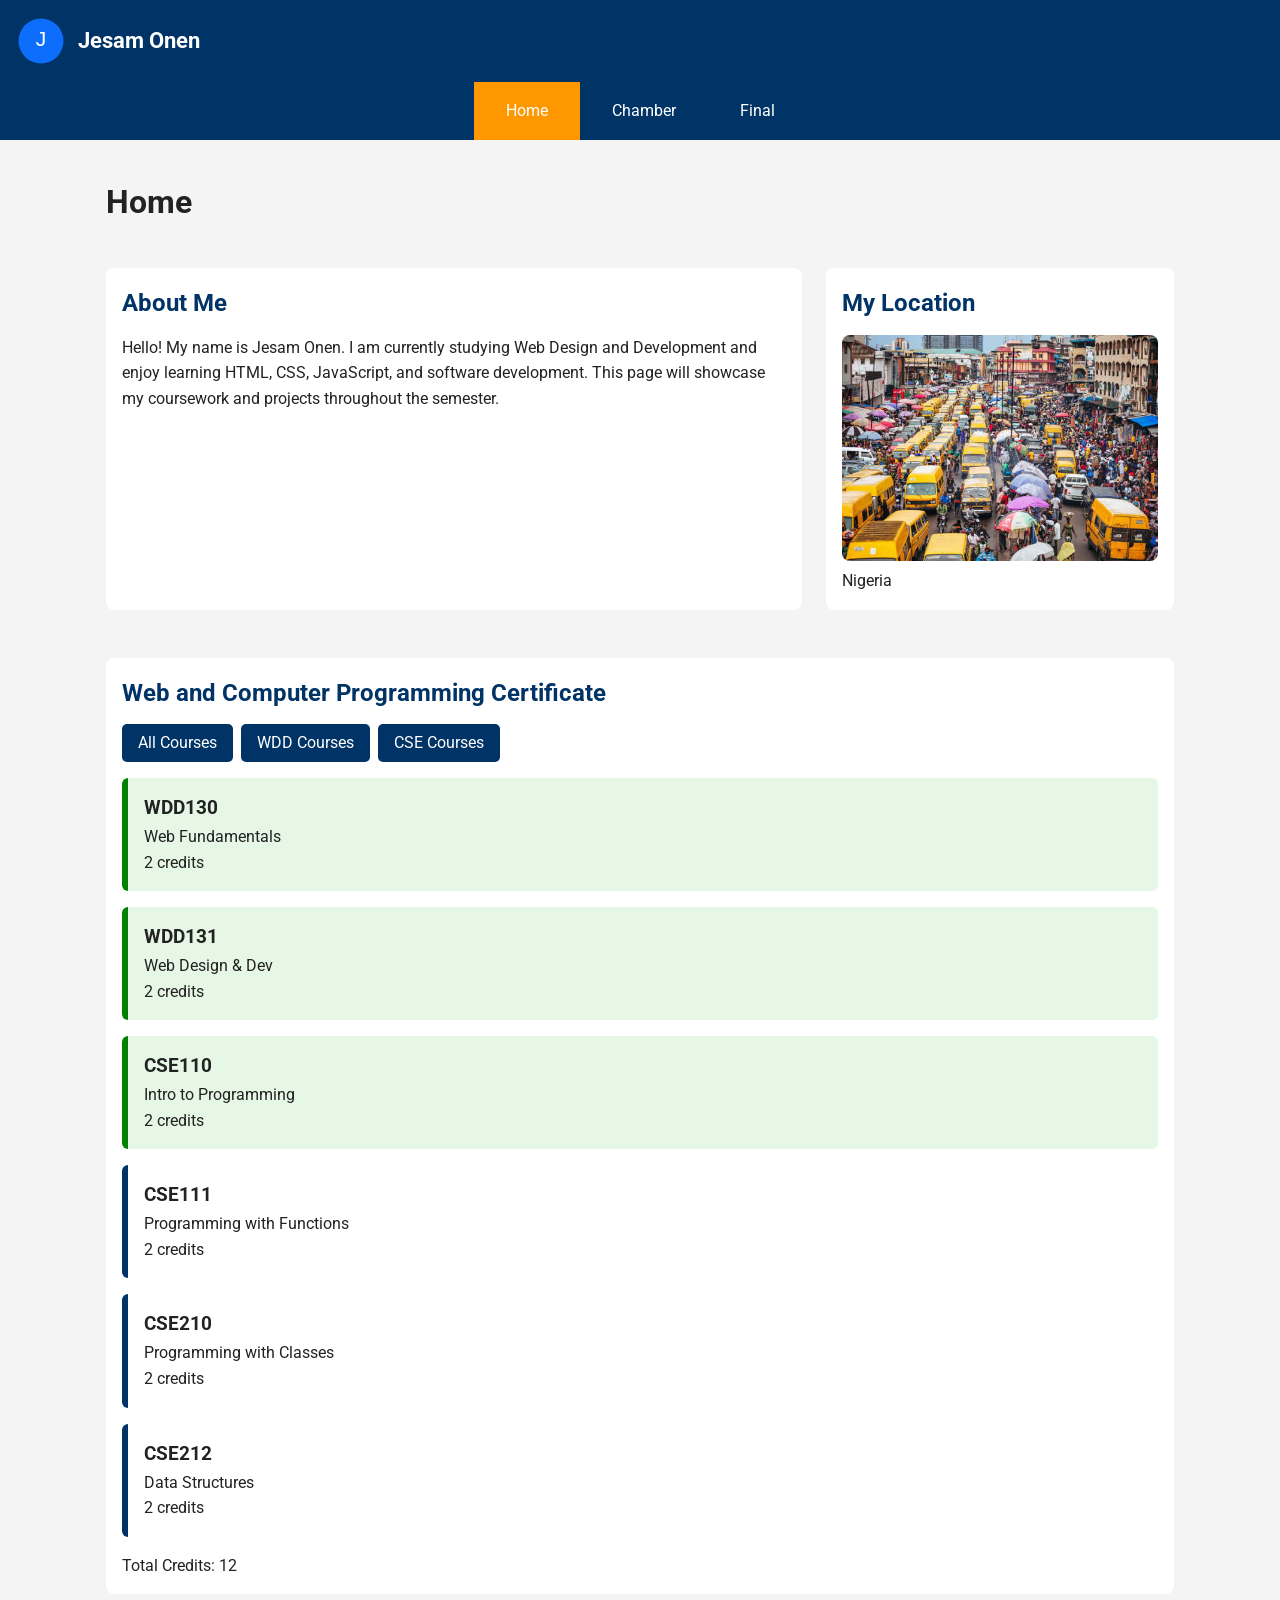
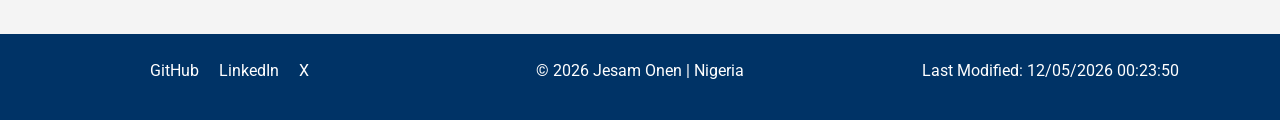
<file: index.html>
<!DOCTYPE html>
<html lang="en">
<head>
    <meta charset="UTF-8">
    <meta name="viewport" content="width=device-width, initial-scale=1.0">

    <title>WDD 231 Course Home | Jesam Onen</title>

<meta name="description" content="WDD 231 course homepage by Jesam Onen featuring HTML, CSS, JavaScript projects and responsive web development assignments.">
<meta name="author" content="Jesam Onen">
<meta property="og:title" content="WDD 231 Course Home | Jesam Onen">
<meta property="og:description" content="WDD 231 course homepage showcasing web development projects and assignments.">
<meta property="og:image" content="https://jesamonen.github.io/wdd231/images/hero.webp">
<meta property="og:url" content="https://jesamonen.github.io/wdd231/">
<meta property="og:type" content="website">

    <!-- Google Font -->
    <link rel="preconnect" href="https://fonts.googleapis.com">
    <link rel="preconnect" href="https://fonts.gstatic.com" crossorigin>
    <link href="https://fonts.googleapis.com/css2?family=Roboto:wght@300;400;500;700&display=swap" rel="stylesheet">

    <!-- CSS -->
    <link rel="stylesheet" href="styles/normalize.css">
    <link rel="stylesheet" href="styles/small.css">
    <link rel="stylesheet" href="styles/larger.css">

    <!-- JavaScript -->
    <script src="scripts/navigation.js" defer></script>
    <script src="scripts/date.js" defer></script>
    <script src="scripts/course.js" defer></script>
    
</head>

<body>
<header>
    <div class="logo">
        <!-- Simple SVG Logo -->
        <svg width="50" height="50" viewBox="0 0 100 100" aria-hidden="true">
            <circle cx="50" cy="50" r="45" fill="#0d6efd"></circle>
            <text x="50" y="60" text-anchor="middle" font-size="42" fill="white" font-family="Arial">J</text>
        </svg>

        <span>Jesam Onen</span>
    </div>

    <button id="menuBtn" aria-label="Open Navigation Menu">
        ☰
    </button>
</header>

<nav>
    <ul id="navMenu">
        <li><a href="index.html" class="active">Home</a></li>
        <li><a href="chamber/index.html">Chamber</a></li>
        <li><a href="final/index.html">Final</a></li>
    </ul>
</nav>

  <main>

    <h1>Home</h1>

    <section class="about">
        <h2>About Me</h2>

        <p>
            Hello! My name is Jesam Onen. I am currently studying Web Design and
            Development and enjoy learning HTML, CSS, JavaScript, and software
            development. This page will showcase my coursework and projects
            throughout the semester.
        </p>
    </section>

    <section class="location">
        <h2>My Location</h2>

        <img src="images/nigeria.jpg"
             alt="Scenery from Nigeria"
             width="500"
             height="300">

        <p>Nigeria</p>
    </section>

    <section class="certificate">
        <h2>Web and Computer Programming Certificate</h2>

        <div class="course-buttons">
            <button id="allBtn">All Courses</button>
            <button id="wddBtn">WDD Courses</button>
            <button id="cseBtn">CSE Courses</button>
        </div>

        <div id="courses"></div>

        <p id="totalCredits"></p>

    </section>

</main>

    <footer>

    <div class="social">
        <a href=" https://jesamonen.github.io/wdd231/index.html" target="_blank" aria-label="GitHub">
            GitHub
        </a>

        <a href="https://www.linkedin.com/in/onenjessie/" target="_blank" aria-label="LinkedIn">
            LinkedIn
        </a>

        <a href="https://x.com/jesamonen" target="_blank" aria-label="X">
            X
        </a>
    </div>

    <div class="copyright">
        <p>
            &copy; <span id="currentYear"></span> Jesam Onen | Nigeria
        </p>
    </div>

    <div class="modified">
        <p id="lastModified"></p>
    </div>

</footer>

</body>
</html>
</file>
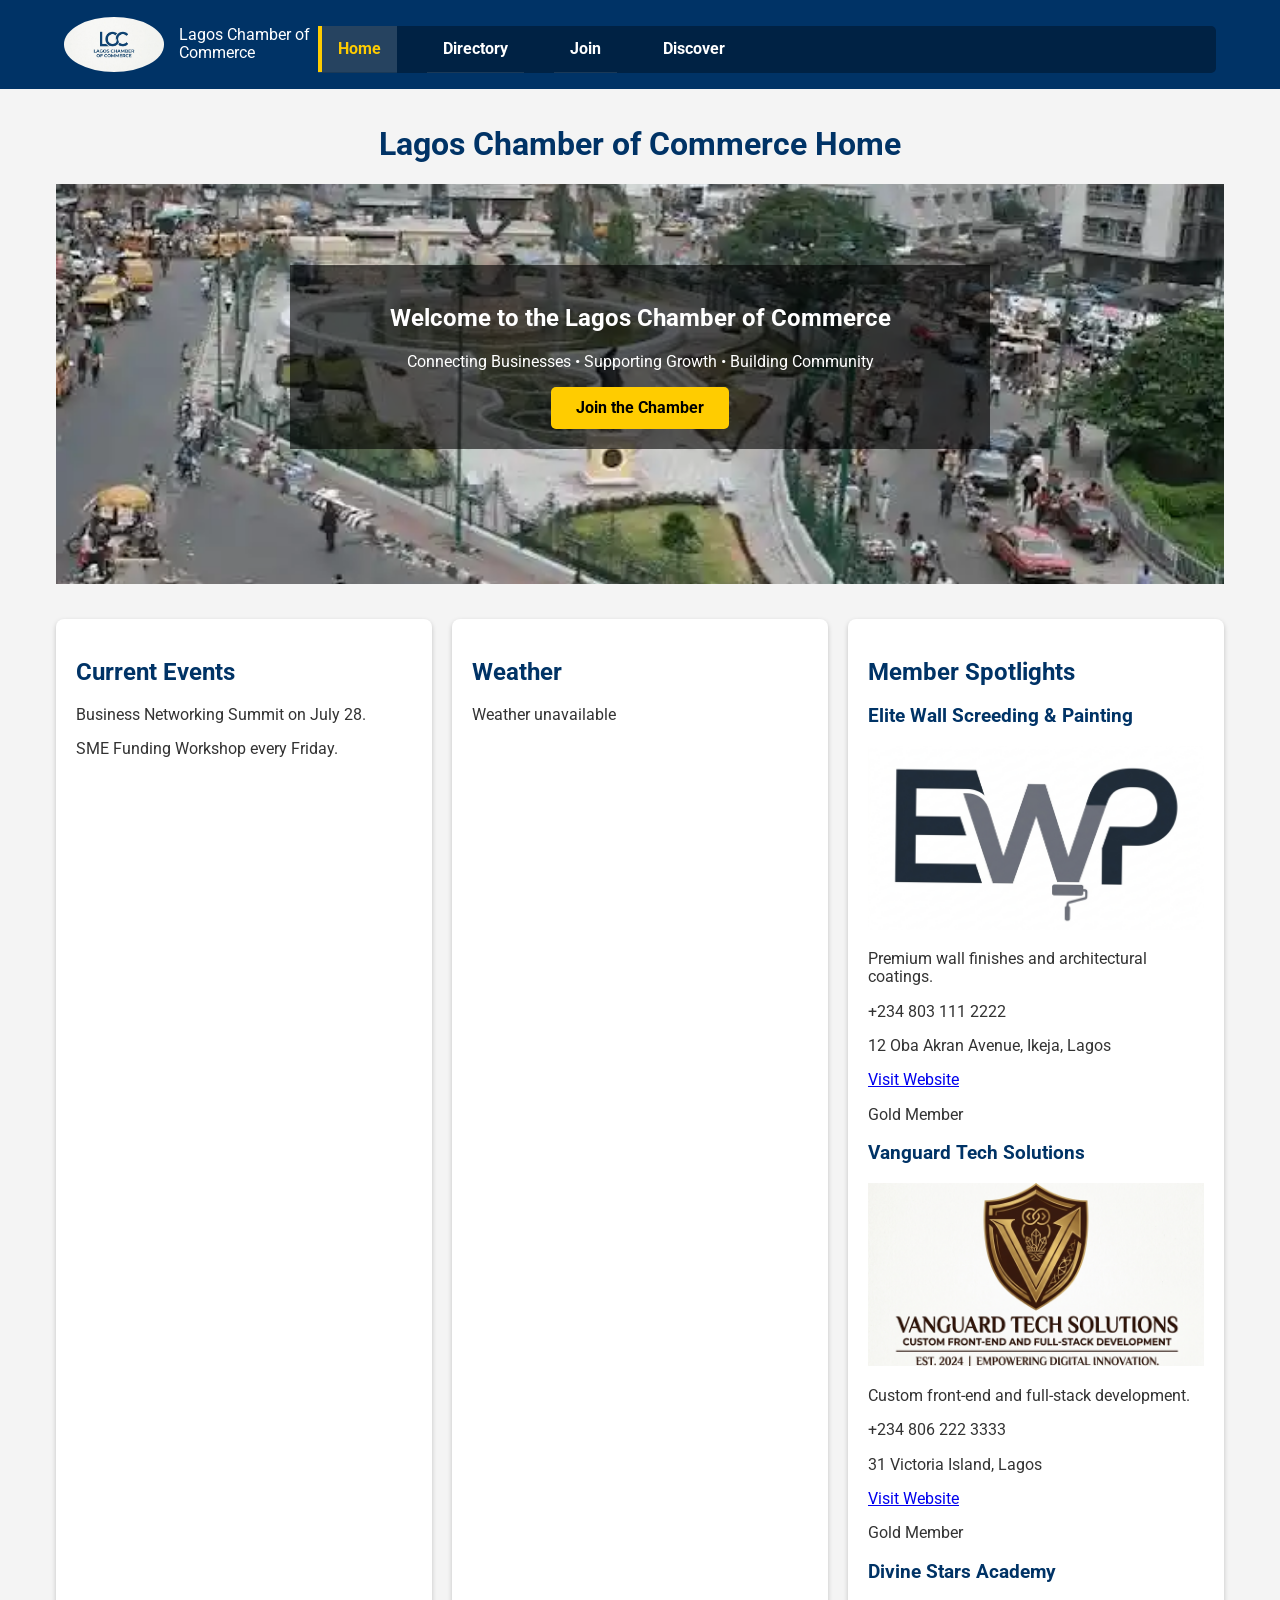
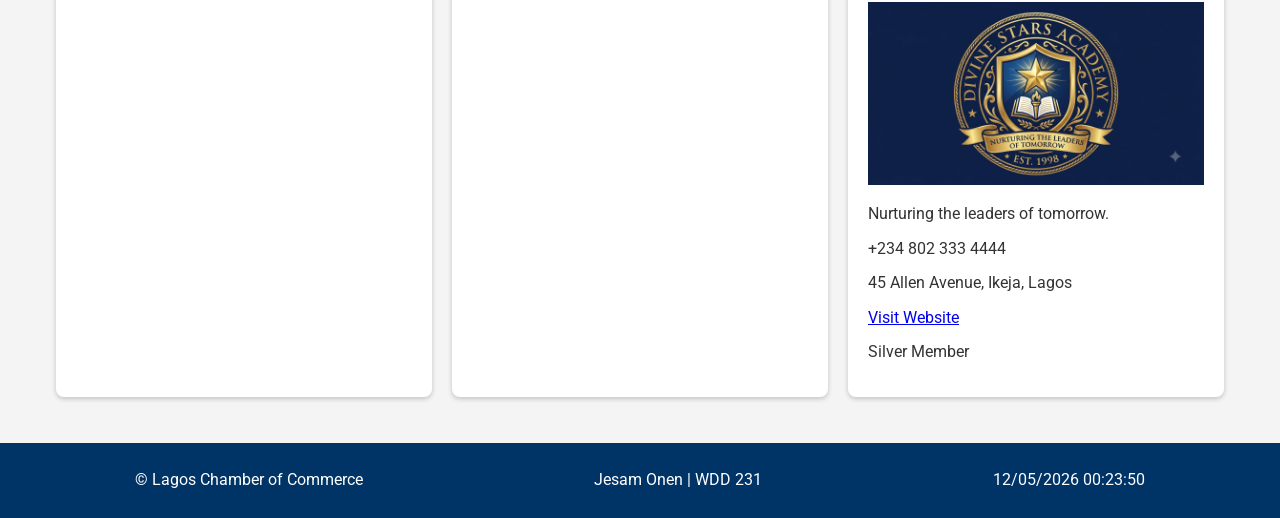
<file: chamber/index.html>
<!DOCTYPE html>
<html lang="en">
<head>
    <meta charset="UTF-8">
    <meta name="viewport" content="width=device-width, initial-scale=1.0">

    <title>Lagos Chamber of Commerce Home</title>

    <meta name="description" content="Welcome to the Lagos Chamber of Commerce. Discover local businesses, Chamber events, weather updates, and featured member organizations.">

    <meta name="author" content="Onen Jesse">

    <!-- Favicon -->
    <link rel="icon" href="images/favicon.ico" type="image/x-icon">

    <!-- Google Fonts -->
    <link rel="preconnect" href="https://fonts.googleapis.com">
    <link rel="preconnect" href="https://fonts.gstatic.com" crossorigin>
    <link href="https://fonts.googleapis.com/css2?family=Roboto:wght@400;700&display=swap" rel="stylesheet">

    <!-- Open Graph Meta Tags -->
    <meta property="og:title" content="Lagos Chamber of Commerce Home">
    <meta property="og:description" content="Discover trusted local businesses, Chamber events, weather updates, and featured members of the Lagos Chamber of Commerce.">
    <meta property="og:image" content="https://jesamonen.github.io/wdd231/chamber/images/logo.webp">
    <meta property="og:url" content="https://jesamonen.github.io/wdd231/chamber/index.html">
    <meta property="og:type" content="website">

    <!-- CSS -->
    <link rel="stylesheet" href="styles/normalize.css">
    <link rel="stylesheet" href="styles/small.css">
    <link rel="stylesheet" href="styles/larger.css">

    <!-- JavaScript -->
    <script src="scripts/navigation.js" defer></script>
    <script src="scripts/weather.js" defer></script>
    <script src="scripts/spotlight.js" defer></script>
</head>

<body>

<header>

    <div class="logo">
        <img src="images/logo.webp" alt="Lagos Chamber Logo" width="100" height="100">
        <span>Lagos Chamber of Commerce</span>
    </div>

    <button id="menu" aria-label="Open navigation menu">&#9776;</button>

    <nav>
        <ul class="navigation">
            <li><a href="index.html" class="active">Home</a></li>
            <li><a href="directory.html">Directory</a></li>
            <li><a href="join.html">Join</a></li>
            <li><a href="discover.html">Discover</a></li>
        </ul>
    </nav>

</header>

<main>

    <h1>Lagos Chamber of Commerce Home</h1>

    <section class="hero">

        <img src="images/hero.webp" alt="Lagos Skyline">

        <div class="hero-content">
            <h2>Welcome to the Lagos Chamber of Commerce</h2>

            <p>Connecting Businesses • Supporting Growth • Building Community</p>

            <a href="join.html" class="join-btn">Join the Chamber</a>
        </div>

    </section>

    <section class="cards">

        <section class="events">
            <h2>Current Events</h2>

            <p>Business Networking Summit on July 28.</p>

            <p>SME Funding Workshop every Friday.</p>
        </section>

        <section class="weather">
            <h2>Weather</h2>

            <p id="current-temp"></p>

            <p id="weather-desc"></p>

            <div id="forecast"></div>
        </section>

        <section class="spotlights">
            <h2>Member Spotlights</h2>

            <div id="spotlight-container"></div>
        </section>

    </section>

</main>

<footer>

    <p>&copy; <span id="year"></span> Lagos Chamber of Commerce</p>

    <p>Jesam Onen | WDD 231</p>

    <p id="lastModified"></p>

</footer>

</body>
</html>
</file>
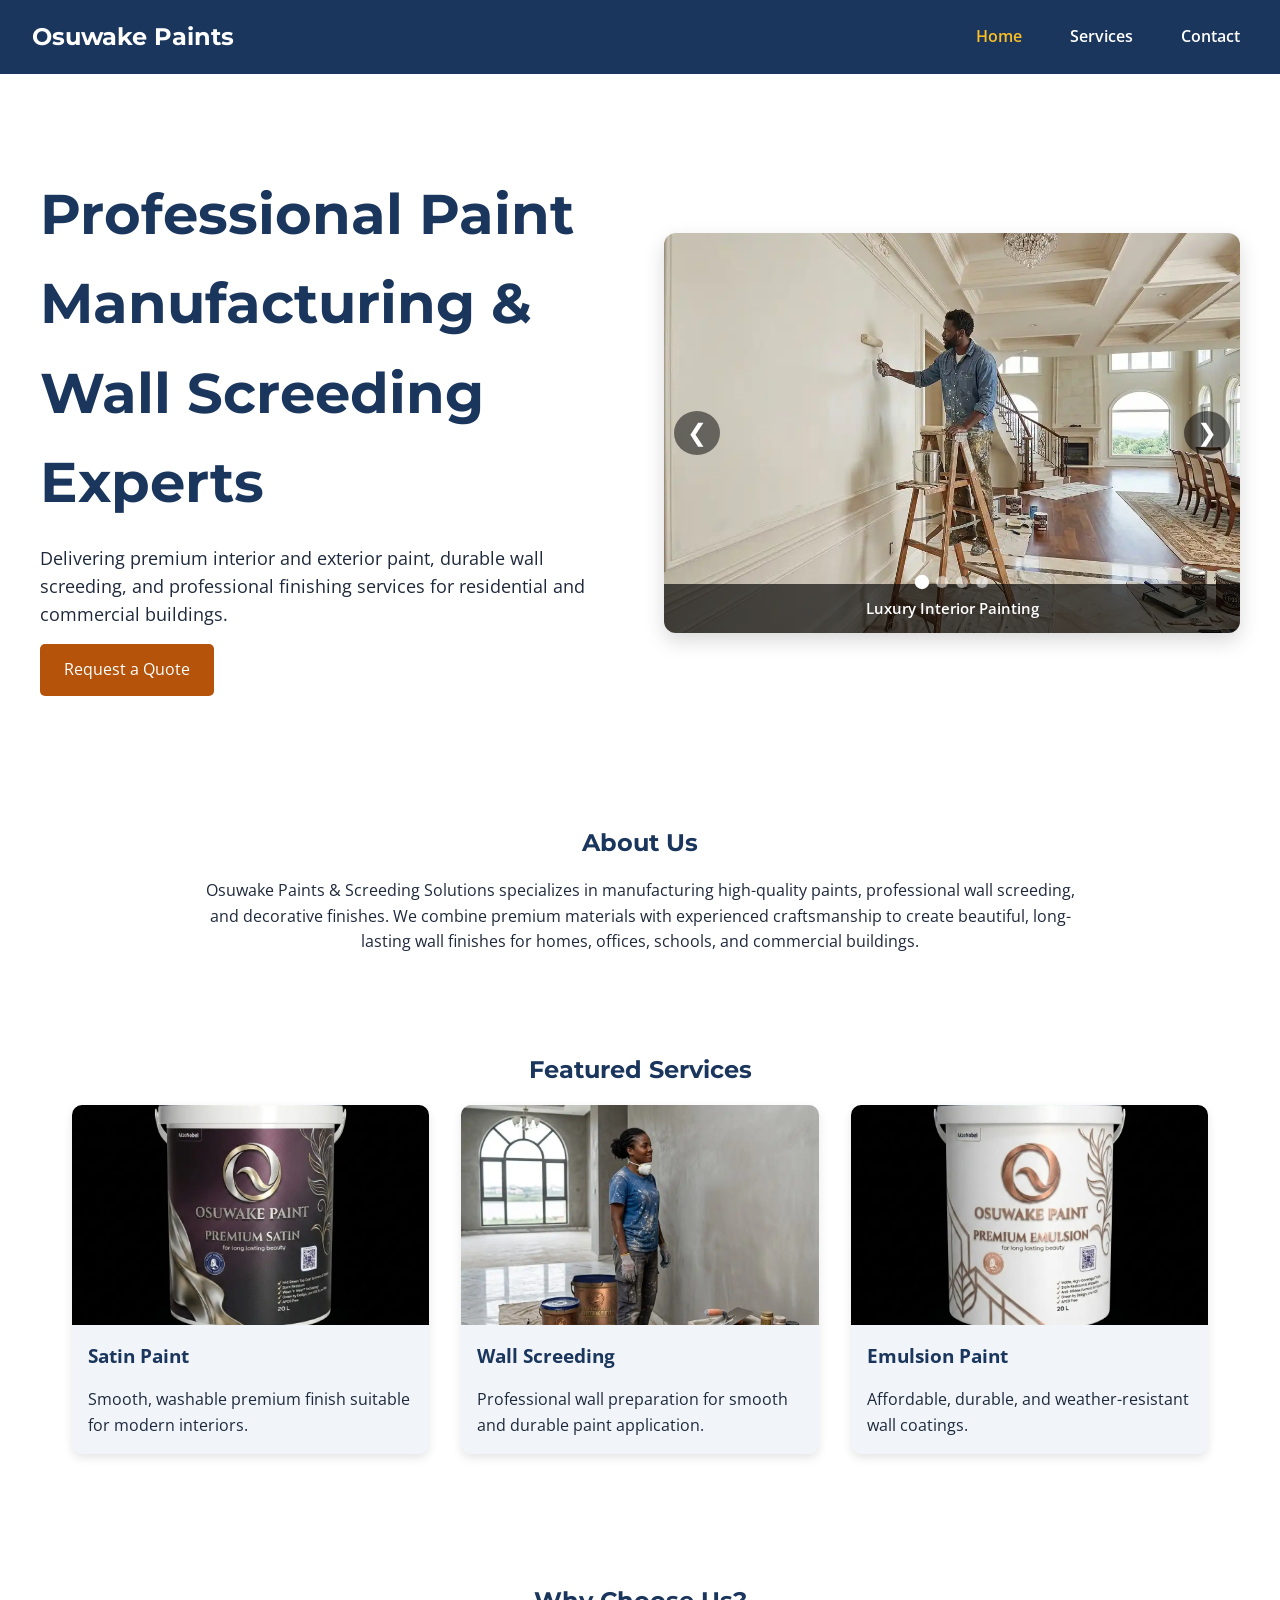
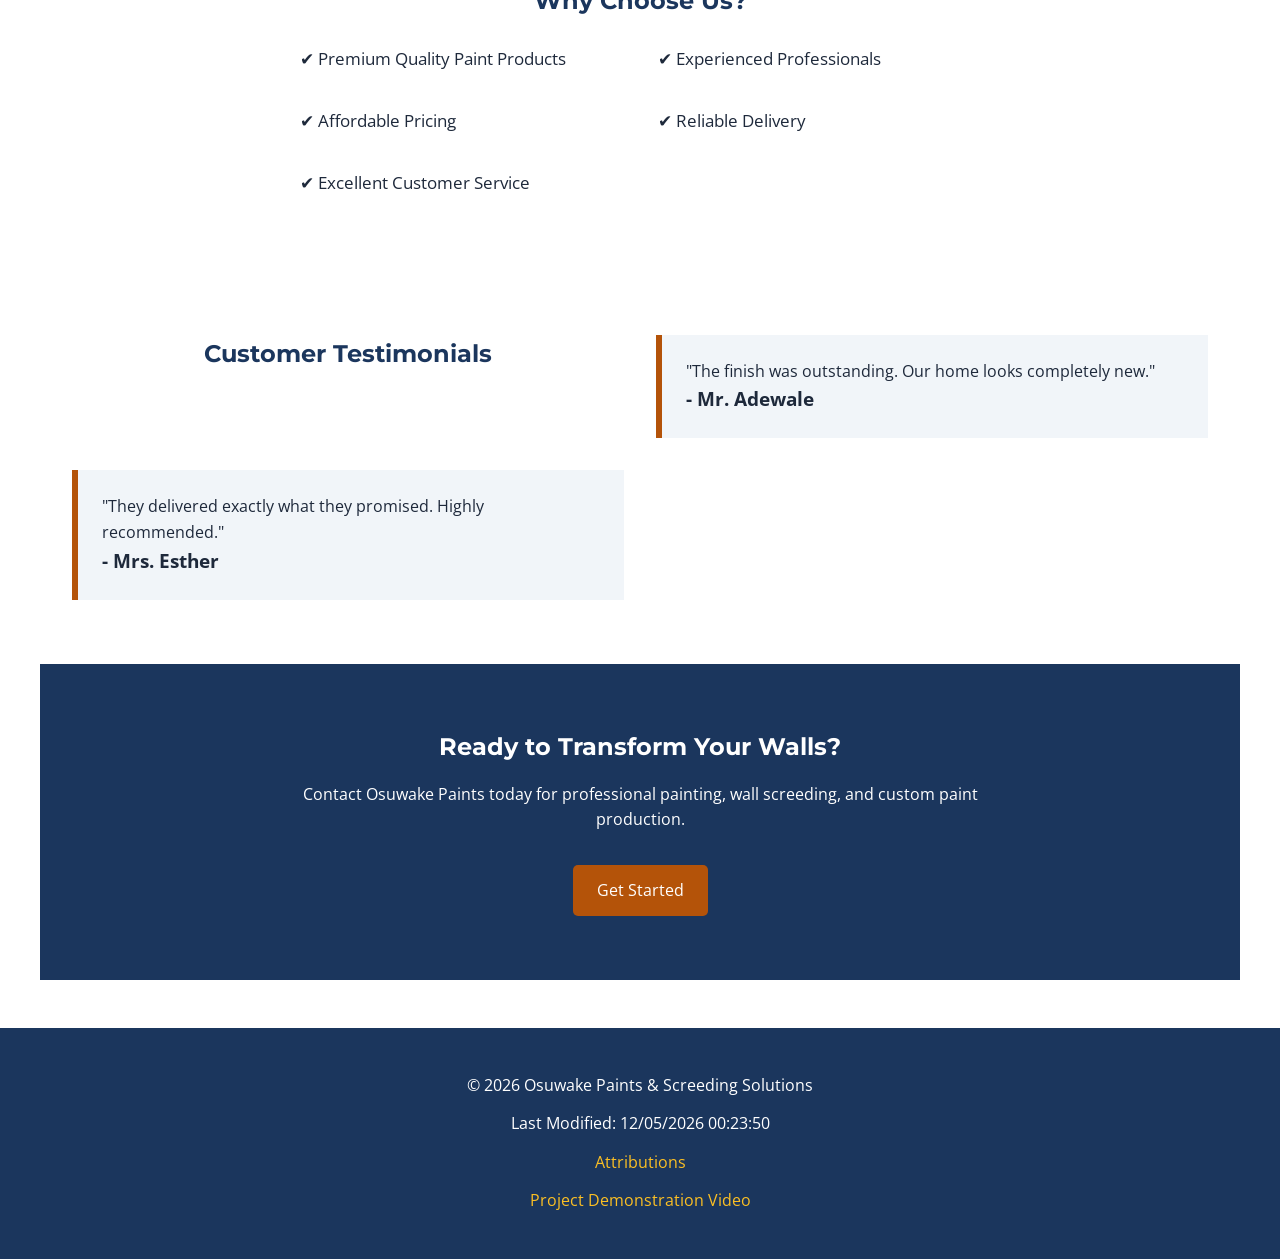
<file: finalproject/index.html>
<!DOCTYPE html>
<html lang="en">
<head>
    <!-- Basic Meta -->
    <meta charset="UTF-8">
    <meta name="viewport" content="width=device-width, initial-scale=1.0">

    <!-- SEO -->
    <title>Osuwake Paints & Screeding Solutions | Professional Painting Services</title>

    <meta name="description" content="Professional painting, wall screeding, and custom paint production by Osuwake Paints & Screeding Solutions in Nigeria.">

    <meta name="author" content="Jesam Onen">

    <!-- Open Graph -->
    <meta property="og:title" content="Osuwake Paints & Screeding Solutions">

    <meta property="og:description" content="Professional painting, wall screeding, and custom paint production in Nigeria.">

    <meta property="og:image" content="https://jesamonen.github.io/wdd231/finalproject/images/lux.webp">

    <meta property="og:url" content="https://jesamonen.github.io/wdd231/finalproject/index.html">
    <meta property="og:type" content="website">

    <!-- Favicon -->
    <link rel="icon" href="favicon.ico">

    <!-- Google Fonts -->
    <link rel="preconnect" href="https://fonts.googleapis.com">
    <link rel="preconnect" href="https://fonts.gstatic.com" crossorigin>

    <link href="https://fonts.googleapis.com/css2?family=Montserrat:wght@600;700&family=Open+Sans:wght@400;600&display=swap" rel="stylesheet">

    <!-- CSS -->
    <link rel="stylesheet" href="styles/base.css">
    <link rel="stylesheet" href="styles/layout.css">
    <link rel="stylesheet" href="styles/animate.css">

    <!-- JavaScript Module -->
    <script type="module" src="scripts/main.js"></script>
    <script src="scripts/animate.js" defer></script>
</head>

<body>

<header>

    <div class="logo">
        <span class="logo-title">Osuwake Paints</span>
    </div>

    <button id="menuBtn">&#9776;</button>

    <nav id="navMenu">

        <ul>

            <li><a href="index.html" class="active">Home</a></li>

            <li><a href="services.html">Services</a></li>

            <li><a href="contact.html">Contact</a></li>

        </ul>

    </nav>

</header>

<main>

<section class="hero">

    <div class="hero-text">

        <h1>Professional Paint Manufacturing & Wall Screeding Experts</h1>

        <p>
            Delivering premium interior and exterior paint,
            durable wall screeding, and professional finishing
            services for residential and commercial buildings.
        </p>

        <a href="contact.html" class="btn">
            Request a Quote
        </a>

    </div>

    <!-- HERO IMAGE GALLERY / SLIDESHOW -->
    <div class="hero-gallery">

        <div class="gallery-container">
            <div class="gallery-slide active">
                <img
                    src="images/lux.webp"
                    alt="Luxury Paint Finish"
                    loading="eager"
                    width="600"
                    height="400">
                <span class="slide-caption">Luxury Interior Painting</span>
            </div>

            <div class="gallery-slide">
                <img
                    src="images/satin.webp"
                    alt="Satin Paint Application"
                    loading="lazy"
                    width="600"
                    height="400">
                <span class="slide-caption">Premium Satin Finishes</span>
            </div>

            <div class="gallery-slide">
                <img
                    src="images/screeding.webp"
                    alt="Wall Screeding Process"
                    loading="lazy"
                    width="600"
                    height="400">
                <span class="slide-caption">Expert Wall Screeding</span>
            </div>

            <div class="gallery-slide">
                <img
                    src="images/emulsion.webp"
                    alt="Durable Emulsion Paint"
                    loading="lazy"
                    width="600"
                    height="400">
                <span class="slide-caption">Weather-Resistant Emulsion</span>
            </div>

            <!-- Navigation Controls -->
            <button id="prevSlide" class="gallery-btn" aria-label="Previous Slide">&#10094;</button>
            <button id="nextSlide" class="gallery-btn" aria-label="Next Slide">&#10095;</button>

            <!-- Dots Indicator -->
            <div class="gallery-dots">
                <span class="dot active" data-index="0"></span>
                <span class="dot" data-index="1"></span>
                <span class="dot" data-index="2"></span>
                <span class="dot" data-index="3"></span>
            </div>
        </div>

    </div>

</section>

<section class="about">

<h2>About Us</h2>

<p>

Osuwake Paints & Screeding Solutions specializes in manufacturing high-quality paints,
professional wall screeding, and decorative finishes.

We combine premium materials with experienced craftsmanship to create beautiful,
long-lasting wall finishes for homes, offices, schools, and commercial buildings.

</p>

</section>

<section class="featured">

<h2>Featured Services</h2>

<div class="cards">

<div class="card">

<img src="images/satin.webp"
alt="Satin Paint"
loading="lazy"
width="300"
height="200">

<h3>Satin Paint</h3>

<p>
Smooth, washable premium finish suitable for modern interiors.
</p>

</div>

<div class="card">

<img src="images/screeding.webp"
alt="Wall Screeding"
loading="lazy"
width="300"
height="200">

<h3>Wall Screeding</h3>

<p>
Professional wall preparation for smooth and durable paint application.
</p>

</div>

<div class="card">

<img src="images/emulsion.webp"
alt="Emulsion Paint"
loading="lazy"
width="300"
height="200">

<h3>Emulsion Paint</h3>

<p>
Affordable, durable, and weather-resistant wall coatings.
</p>

</div>

</div>

</section>

<section class="why">

<h2>Why Choose Us?</h2>

<ul>

<li>✔ Premium Quality Paint Products</li>

<li>✔ Experienced Professionals</li>

<li>✔ Affordable Pricing</li>

<li>✔ Reliable Delivery</li>

<li>✔ Excellent Customer Service</li>

</ul>

</section>

<section class="testimonials">

<h2>Customer Testimonials</h2>

<div class="testimonial">

<p>

"The finish was outstanding.
Our home looks completely new."

</p>

<h3>- Mr. Adewale</h3>

</div>

<div class="testimonial">

<p>

"They delivered exactly what they promised.
Highly recommended."

</p>

<h3>- Mrs. Esther</h3>

</div>

</section>

<section class="cta">

<h2>Ready to Transform Your Walls?</h2>

<p>

Contact Osuwake Paints today for professional painting,
wall screeding, and custom paint production.

</p>

<a href="contact.html" class="btn">
Get Started
</a>

</section>

</main>

<footer>

<p>&copy; <span id="currentYear"></span> Osuwake Paints & Screeding Solutions</p>

<p id="lastModified"></p>

<p>

<a href="attributions.html">Attributions</a>

</p>

<p>

<a href="https://youtu.be/igAxHCKxacA?si=AadNg6CvOJ1Y_I3m"> Project Demonstration Video</a>

</p>

</footer>

</body>

</html>
</file>
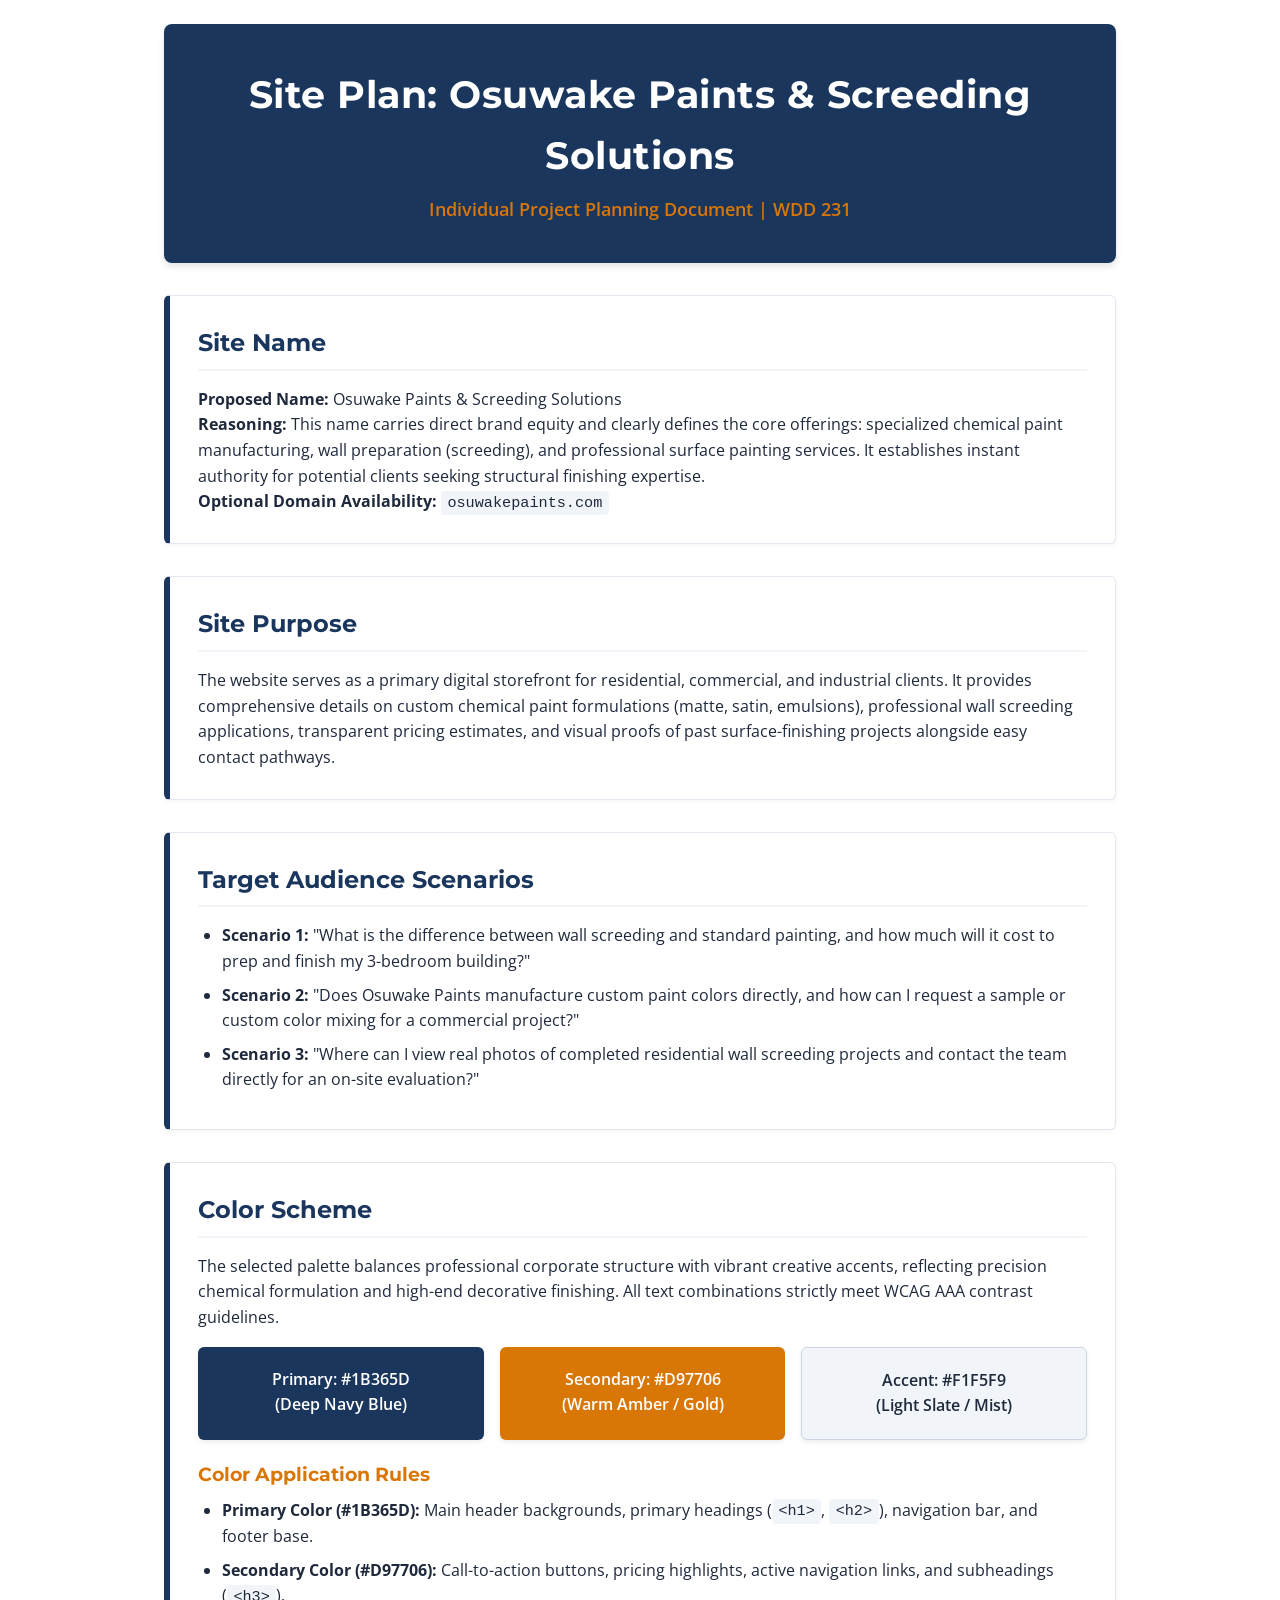
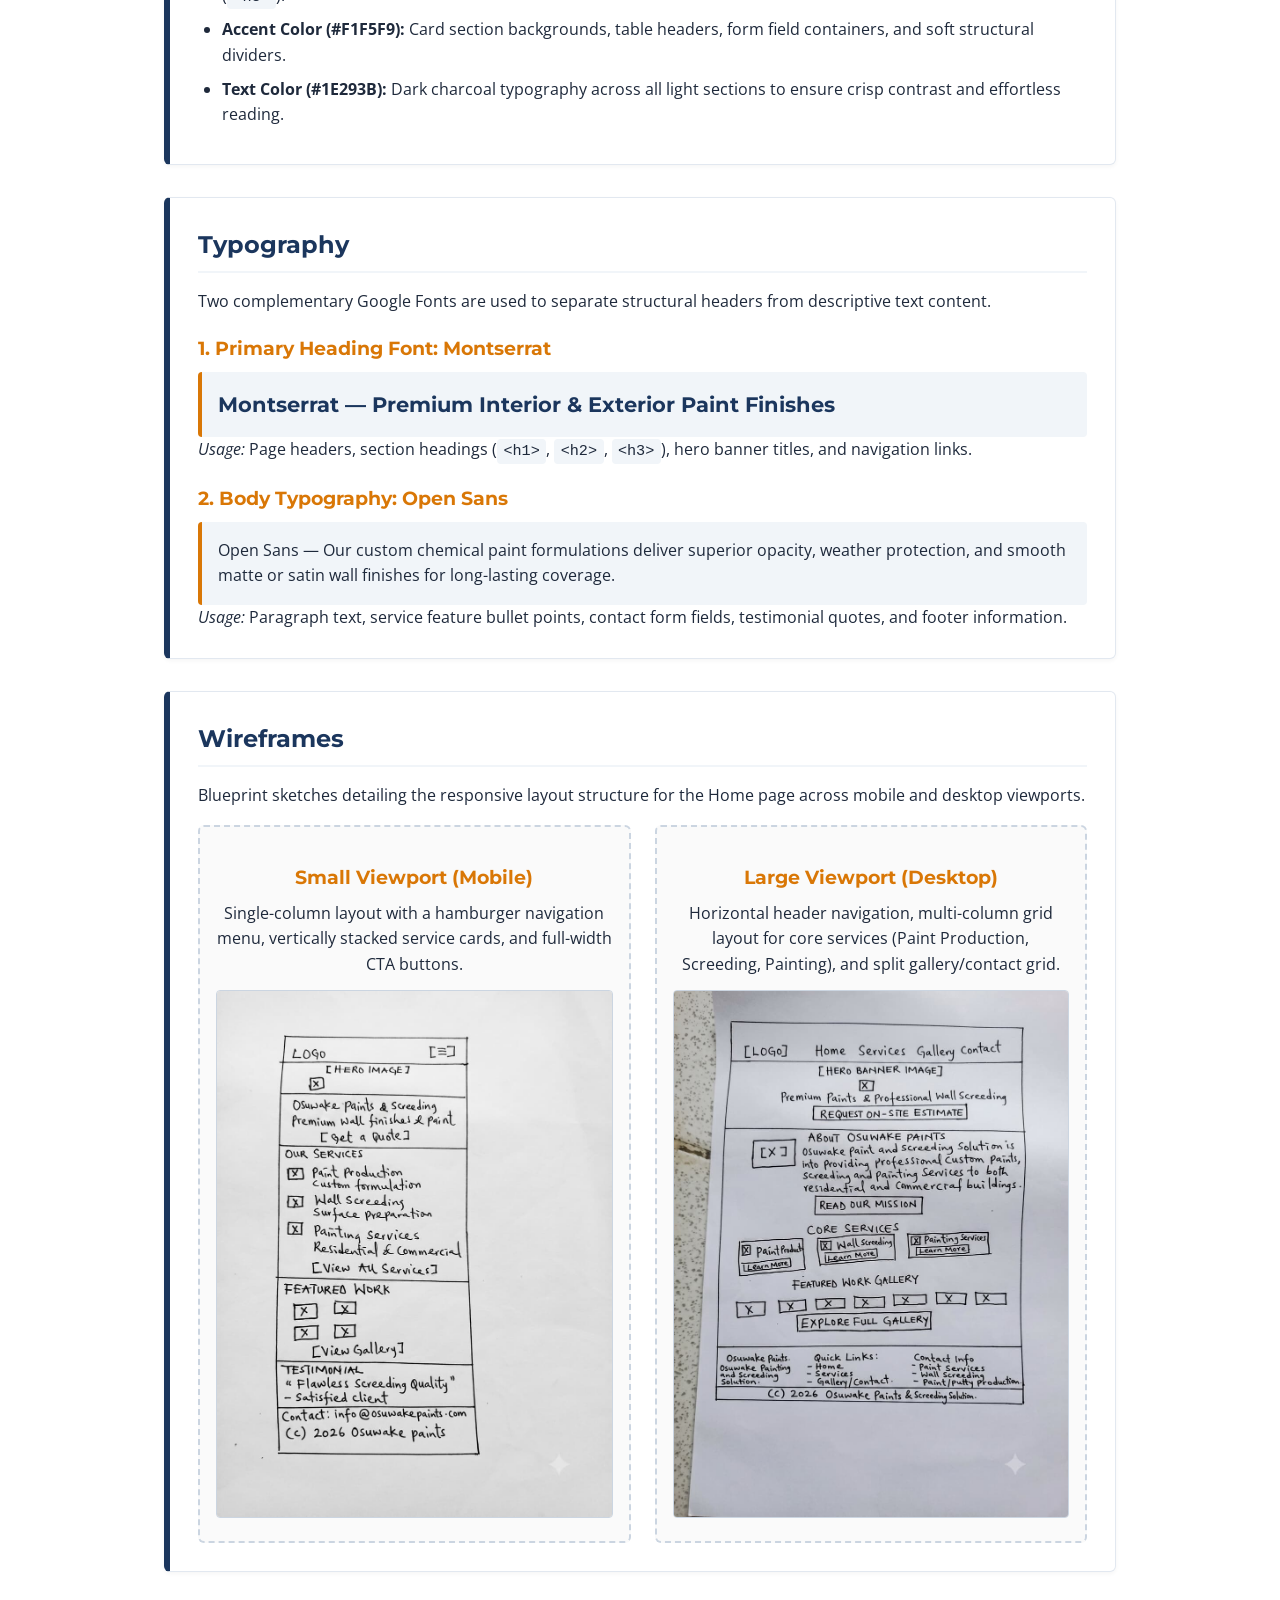
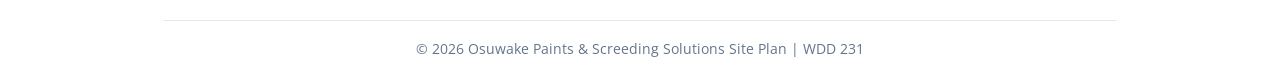
<file: siteplan.html>
<!DOCTYPE html>
<html lang="en">
<head>
  <meta charset="UTF-8">
  <meta name="viewport" content="width=device-width, initial-scale=1.0">
  <title>Site Plan | Osuwake Paints & Screeding Solutions</title>
  <meta name="description" content="Site plan document detailing the layout, color scheme, typography, and page structure for Osuwake Paints & Screeding Solutions website project.">
  <meta name="author" content="Jesse">
  
  <!-- Google Fonts Link -->
  <link rel="preconnect" href="https://fonts.googleapis.com">
  <link rel="preconnect" href="https://fonts.gstatic.com" crossorigin>
  <link href="https://fonts.googleapis.com/css2?family=Montserrat:wght@600;700&family=Open+Sans:wght@400;600&display=swap" rel="stylesheet">
  
  <style>
    /* CSS VARIABLES - Defined using Osuwake Paints Brand Palette */
    :root {
      --primary-color: #1b365d;    /* Deep Navy Blue - Represents trust, durability & structure */
      --secondary-color: #d97706;  /* Warm Amber/Gold - Represents premium paint finishes & craftsmanship */
      --accent-color: #f1f5f9;     /* Light Slate Grey - Neutral backdrop for wall finishes */
      --text-color: #1e293b;       /* Charcoal - High-contrast readable body text */
      --bg-color: #ffffff;         /* Pure white page background */

      --heading-font: 'Montserrat', sans-serif;
      --body-font: 'Open Sans', sans-serif;
    }

    /* GLOBAL STYLES */
    * {
      box-sizing: border-box;
      margin: 0;
      padding: 0;
    }

    body {
      font-family: var(--body-font);
      color: var(--text-color);
      background-color: var(--bg-color);
      line-height: 1.6;
      padding: 1.5rem;
      max-width: 1000px;
      margin: 0 auto;
    }

    header {
      background-color: var(--primary-color);
      color: #ffffff;
      padding: 2.5rem 2rem;
      border-radius: 8px;
      text-align: center;
      margin-bottom: 2rem;
      box-shadow: 0 4px 6px rgba(0, 0, 0, 0.1);
    }

    header h1 {
      font-family: var(--heading-font);
      font-size: 2.4rem;
      margin-bottom: 0.5rem;
      letter-spacing: 0.5px;
    }

    header p {
      font-size: 1.1rem;
      color: var(--secondary-color);
      font-weight: 600;
    }

    main {
      display: flex;
      flex-direction: column;
      gap: 2rem;
    }

    section {
      background-color: #ffffff;
      border: 1px solid #e2e8f0;
      border-left: 6px solid var(--primary-color);
      border-radius: 6px;
      padding: 1.75rem;
      box-shadow: 0 2px 4px rgba(0, 0, 0, 0.04);
    }

    h2 {
      font-family: var(--heading-font);
      color: var(--primary-color);
      margin-bottom: 1rem;
      border-bottom: 2px solid var(--accent-color);
      padding-bottom: 0.4rem;
    }

    h3 {
      font-family: var(--heading-font);
      color: var(--secondary-color);
      margin: 1.25rem 0 0.5rem;
    }

    ul {
      margin-left: 1.5rem;
      margin-top: 0.5rem;
    }

    li {
      margin-bottom: 0.5rem;
    }

    code {
      background-color: var(--accent-color);
      padding: 0.2rem 0.4rem;
      border-radius: 4px;
      font-size: 0.95rem;
    }

    /* COLOR PALETTE DISPLAY SWATCHES */
    .color-swatch-container {
      display: flex;
      flex-wrap: wrap;
      gap: 1rem;
      margin-top: 1rem;
    }

    .swatch {
      flex: 1 1 200px;
      padding: 1.25rem;
      border-radius: 6px;
      color: #ffffff;
      font-weight: 600;
      text-align: center;
      box-shadow: 0 2px 4px rgba(0, 0, 0, 0.08);
    }

    .swatch-primary {
      background-color: #1b365d;
    }

    .swatch-secondary {
      background-color: #d97706;
    }

    .swatch-accent {
      background-color: #f1f5f9;
      color: #1e293b;
      border: 1px solid #cbd5e1;
    }

    /* TYPOGRAPHY SAMPLE BOXES */
    .font-sample {
      padding: 1rem;
      background-color: var(--accent-color);
      border-radius: 4px;
      margin-top: 0.5rem;
      border-left: 4px solid var(--secondary-color);
    }

    .heading-font-sample {
      font-family: var(--heading-font);
      font-weight: 700;
      font-size: 1.3rem;
      color: var(--primary-color);
    }

    .body-font-sample {
      font-family: var(--body-font);
      font-size: 1rem;
      color: var(--text-color);
    }

    /* WIREFRAME SECTION */
    .wireframe-grid {
      display: grid;
      grid-template-columns: repeat(auto-fit, minmax(280px, 1fr));
      gap: 1.5rem;
      margin-top: 1rem;
    }

    .wireframe-card {
      border: 2px dashed #cbd5e1;
      border-radius: 6px;
      padding: 1rem;
      text-align: center;
      background-color: #fafafa;
    }

    .wireframe-img {
      max-width: 100%;
      height: auto;
      border: 1px solid #cbd5e1;
      margin-top: 0.75rem;
      border-radius: 4px;
    }

    footer {
      margin-top: 3rem;
      text-align: center;
      font-size: 0.9rem;
      color: #64748b;
      padding-top: 1rem;
      border-top: 1px solid #e2e8f0;
    }
  </style>
</head>
<body>

  <header>
    <h1>Site Plan: Osuwake Paints & Screeding Solutions</h1>
    <p>Individual Project Planning Document | WDD 231</p>
  </header>

  <main>
    <!-- SITE NAME SECTION -->
    <section>
      <h2>Site Name</h2>
      <p><strong>Proposed Name:</strong> Osuwake Paints & Screeding Solutions</p>
      <p><strong>Reasoning:</strong> This name carries direct brand equity and clearly defines the core offerings: specialized chemical paint manufacturing, wall preparation (screeding), and professional surface painting services. It establishes instant authority for potential clients seeking structural finishing expertise.</p>
      <p><strong>Optional Domain Availability:</strong> <code>osuwakepaints.com</code></p>
    </section>

    <!-- SITE PURPOSE SECTION -->
    <section>
      <h2>Site Purpose</h2>
      <p>The website serves as a primary digital storefront for residential, commercial, and industrial clients. It provides comprehensive details on custom chemical paint formulations (matte, satin, emulsions), professional wall screeding applications, transparent pricing estimates, and visual proofs of past surface-finishing projects alongside easy contact pathways.</p>
    </section>

    <!-- TARGET AUDIENCE SCENARIOS SECTION -->
    <section>
      <h2>Target Audience Scenarios</h2>
      <ul>
        <li><strong>Scenario 1:</strong> "What is the difference between wall screeding and standard painting, and how much will it cost to prep and finish my 3-bedroom building?"</li>
        <li><strong>Scenario 2:</strong> "Does Osuwake Paints manufacture custom paint colors directly, and how can I request a sample or custom color mixing for a commercial project?"</li>
        <li><strong>Scenario 3:</strong> "Where can I view real photos of completed residential wall screeding projects and contact the team directly for an on-site evaluation?"</li>
      </ul>
    </section>

    <!-- COLOR SCHEME SECTION -->
    <section>
      <h2>Color Scheme</h2>
      <p>The selected palette balances professional corporate structure with vibrant creative accents, reflecting precision chemical formulation and high-end decorative finishing. All text combinations strictly meet WCAG AAA contrast guidelines.</p>

      <div class="color-swatch-container">
        <div class="swatch swatch-primary">
          Primary: #1B365D<br>(Deep Navy Blue)
        </div>
        <div class="swatch swatch-secondary">
          Secondary: #D97706<br>(Warm Amber / Gold)
        </div>
        <div class="swatch swatch-accent">
          Accent: #F1F5F9<br>(Light Slate / Mist)
        </div>
      </div>

      <h3>Color Application Rules</h3>
      <ul>
        <li><strong>Primary Color (#1B365D):</strong> Main header backgrounds, primary headings (<code>&lt;h1&gt;</code>, <code>&lt;h2&gt;</code>), navigation bar, and footer base.</li>
        <li><strong>Secondary Color (#D97706):</strong> Call-to-action buttons, pricing highlights, active navigation links, and subheadings (<code>&lt;h3&gt;</code>).</li>
        <li><strong>Accent Color (#F1F5F9):</strong> Card section backgrounds, table headers, form field containers, and soft structural dividers.</li>
        <li><strong>Text Color (#1E293B):</strong> Dark charcoal typography across all light sections to ensure crisp contrast and effortless reading.</li>
      </ul>
    </section>

    <!-- TYPOGRAPHY SECTION -->
    <section>
      <h2>Typography</h2>
      <p>Two complementary Google Fonts are used to separate structural headers from descriptive text content.</p>

      <h3>1. Primary Heading Font: Montserrat</h3>
      <div class="font-sample heading-font-sample">
        Montserrat — Premium Interior & Exterior Paint Finishes
      </div>
      <p><em>Usage:</em> Page headers, section headings (<code>&lt;h1&gt;</code>, <code>&lt;h2&gt;</code>, <code>&lt;h3&gt;</code>), hero banner titles, and navigation links.</p>

      <h3>2. Body Typography: Open Sans</h3>
      <div class="font-sample body-font-sample">
        Open Sans — Our custom chemical paint formulations deliver superior opacity, weather protection, and smooth matte or satin wall finishes for long-lasting coverage.
      </div>
      <p><em>Usage:</em> Paragraph text, service feature bullet points, contact form fields, testimonial quotes, and footer information.</p>
    </section>

    <!-- WIREFRAME SECTION -->
    <section>
      <h2>Wireframes</h2>
      <p>Blueprint sketches detailing the responsive layout structure for the Home page across mobile and desktop viewports.</p>

      <div class="wireframe-grid">
        <div class="wireframe-card">
          <h3>Small Viewport (Mobile)</h3>
          <p>Single-column layout with a hamburger navigation menu, vertically stacked service cards, and full-width CTA buttons.</p>
          <!-- Replace image src with your hand-drawn sketch image file path -->
          <img src="images/mobile.jpg" alt="Hand-drawn wireframe sketch for mobile viewport" class="wireframe-img">
        </div>

        <div class="wireframe-card">
          <h3>Large Viewport (Desktop)</h3>
          <p>Horizontal header navigation, multi-column grid layout for core services (Paint Production, Screeding, Painting), and split gallery/contact grid.</p>
          <!-- Replace image src with your hand-drawn sketch image file path -->
          <img src="images/desktop.jpg" alt="Hand-drawn wireframe sketch for desktop viewport" class="wireframe-img">
        </div>
      </div>
    </section>
  </main>

  <footer>
    <p>&copy; 2026 Osuwake Paints & Screeding Solutions Site Plan | WDD 231</p>
  </footer>

</body>
</html>
</file>
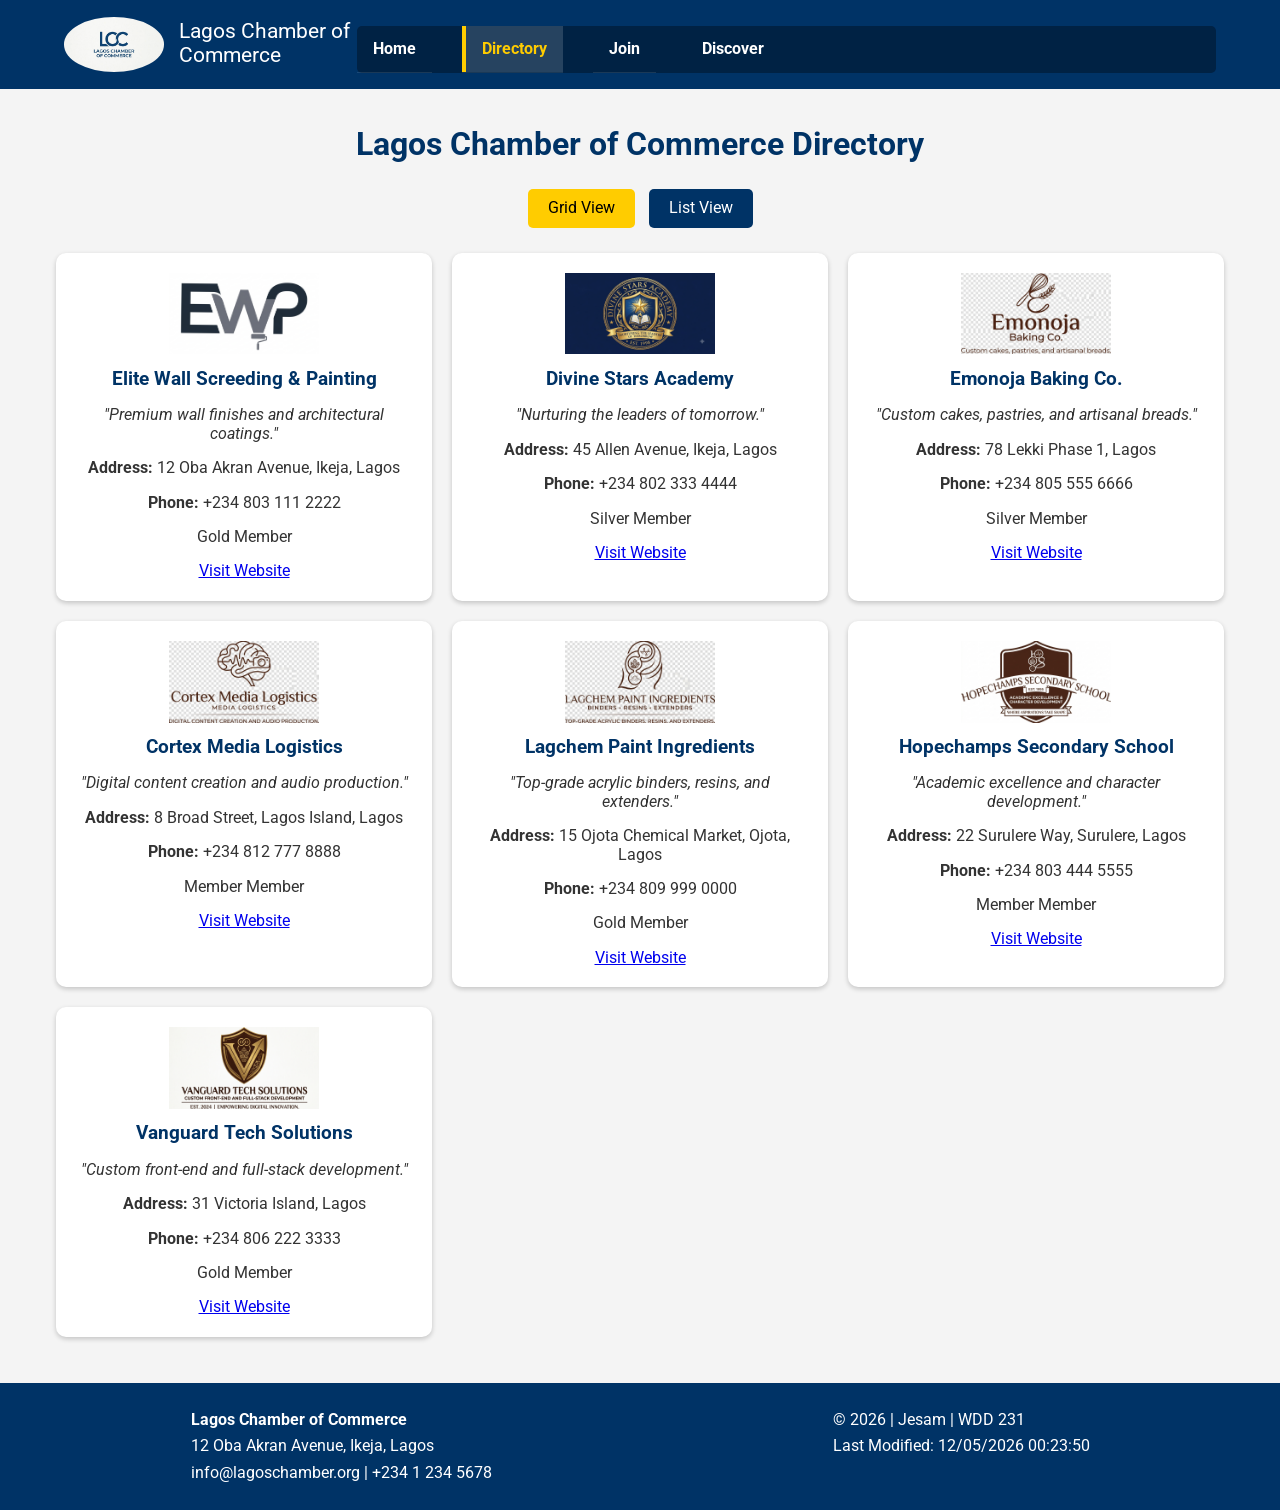
<file: chamber/directory.html>
<!DOCTYPE html>
<html lang="en">
<head>
    <meta charset="UTF-8">
    <meta name="viewport" content="width=device-width, initial-scale=1.0">

    <title>Lagos Chamber of Commerce Business Directory</title>

    <meta name="description" content="Explore trusted businesses, organizations, and Chamber members in the Lagos Chamber of Commerce Business Directory.">
    <meta name="author" content="Jesam Onen">

    <!-- Favicon -->
    <link rel="icon" href="images/favicon.ico" type="image/x-icon">

    <!-- Google Fonts -->
    <link rel="preconnect" href="https://fonts.googleapis.com">
    <link rel="preconnect" href="https://fonts.gstatic.com" crossorigin>
    <link href="https://fonts.googleapis.com/css2?family=Roboto:wght@400;700&display=swap" rel="stylesheet">

    <!-- Open Graph -->
    <meta property="og:title" content="Lagos Chamber of Commerce Business Directory">
    <meta property="og:description" content="Find trusted local businesses, services, and organizations in the Lagos Chamber of Commerce Business Directory.">
    <meta property="og:image" content="https://jesamonen.github.io/wdd231/chamber/images/logo.webp">
    <meta property="og:url" content="https://jesamonen.github.io/wdd231/chamber/directory.html">
    <meta property="og:type" content="website">

    <!-- Styles -->
    <link rel="stylesheet" href="styles/normalize.css">
    <link rel="stylesheet" href="styles/small.css">
    <link rel="stylesheet" href="styles/larger.css" media="(min-width: 640px)">

    <!-- Scripts -->
    <script src="scripts/navigation.js" defer></script>
    <script src="scripts/directory.js" defer></script>
</head>
<body>
    <header>
        <div class="logo-area">
            <img src="images/logo.webp" alt="Lagos Chamber Logo" width="100" height="100">
            <span class="logo-title">Lagos Chamber of Commerce</span>
        </div>
        
        <button id="menu" aria-label="Toggle Navigation">&#9776;</button>

        <nav>
            <ul class="navigation">
                <li><a href="index.html">Home</a></li>
                <li><a href="directory.html" class="active">Directory</a></li>
                <li><a href="join.html">Join</a></li>
                <li><a href="discover.html">Discover</a></li>
            </ul>
        </nav>
    </header>

    <main>
        <h1>Lagos Chamber of Commerce Directory</h1>

        <div class="directory-controls">
            <button id="grid-view" class="active">Grid View</button>
            <button id="list-view">List View</button>
        </div>
        
        <article id="member-container" class="grid">
            <!-- Dynamic JavaScript content loads here -->
        </article>
    </main>

    <footer>
        <div class="footer-contact">
            <p><strong>Lagos Chamber of Commerce</strong></p>
            <p>12 Oba Akran Avenue, Ikeja, Lagos</p>
            <p>info@lagoschamber.org | +234 1 234 5678</p>
        </div>
        <div class="footer-info">
            <p>&copy; <span id="current-year"></span> | Jesam | WDD 231</p>
            <p>Last Modified: <span id="lastModified"></span></p>
        </div>
    </footer>
</body>
</html>
</file>
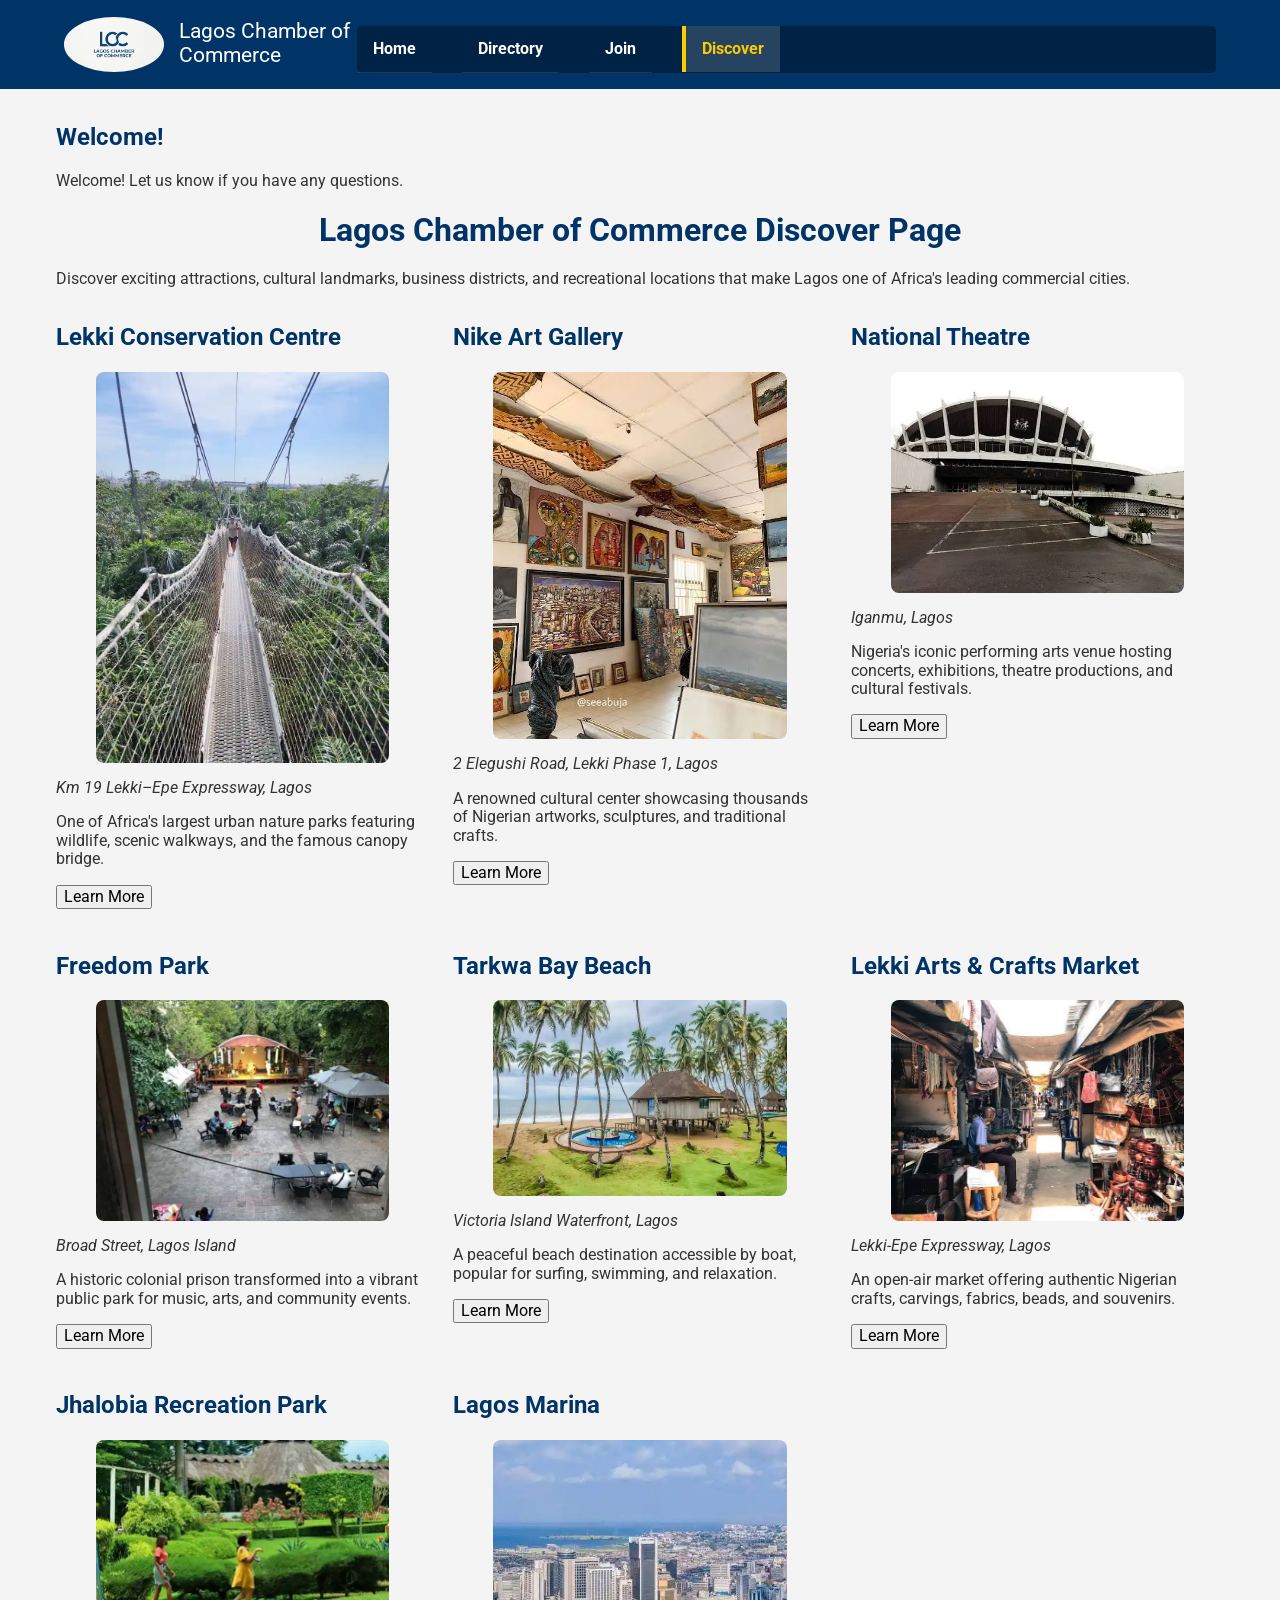
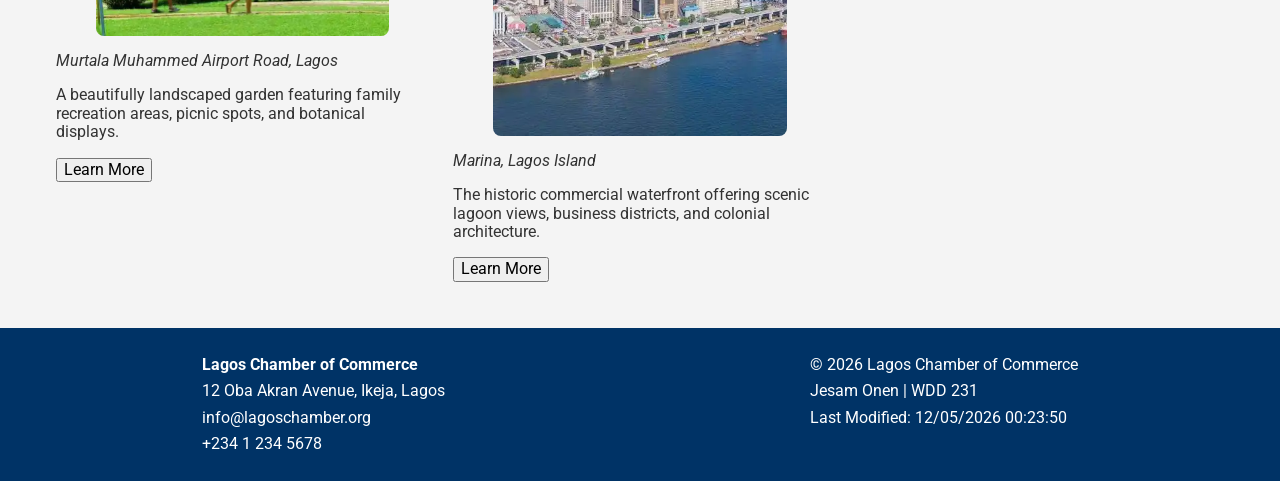
<file: chamber/discover.html>
<!DOCTYPE html>
<html lang="en">
<head>
    <meta charset="UTF-8">
    <meta name="viewport" content="width=device-width, initial-scale=1.0">

    <title>Lagos Chamber of Commerce | Discover</title>

    <meta name="description" content="Discover Lagos through attractions, landmarks, culture, and business opportunities with the Lagos Chamber of Commerce.">
    <meta name="author" content="Jesam Onen">

    <!-- Favicon -->
    <link rel="icon" href="images/favicon.ico" type="image/x-icon">

    <!-- Google Fonts -->
    <link rel="preconnect" href="https://fonts.googleapis.com">
    <link rel="preconnect" href="https://fonts.gstatic.com" crossorigin>
    <link href="https://fonts.googleapis.com/css2?family=Roboto:wght@400;700&display=swap" rel="stylesheet">

    <!-- Open Graph -->
    <meta property="og:title" content="Lagos Chamber of Commerce Discover Page">
    <meta property="og:description" content="Explore the best attractions, landmarks, culture, and business opportunities in Lagos, Nigeria.">
    <meta property="og:image" content="https://jesamonen.github.io/wdd231/chamber/images/logo.webp">
    <meta property="og:url" content="https://jesamonen.github.io/wdd231/chamber/discover.html">
    <meta property="og:type" content="website">

    <!-- CSS -->
    <link rel="stylesheet" href="styles/normalize.css">
    <link rel="stylesheet" href="styles/small.css">
    <link rel="stylesheet" href="styles/discover.css">
    <link rel="stylesheet" href="styles/larger.css">

    <!-- JavaScript -->
    <script src="scripts/navigation.js" defer></script>
    <script type="module" src="scripts/discover.js"></script>
</head>

<body>

<header>
    <div class="logo">
        <img src="images/logo.webp"
             alt="Lagos Chamber Logo"
             width="100"
             height="100">

        <span class="logo-title">
            Lagos Chamber of Commerce
        </span>
    </div>

    <button id="menu" aria-label="Toggle Navigation">
        &#9776;
    </button>

    <nav>
        <ul class="navigation">
            <li><a href="index.html">Home</a></li>
            <li><a href="directory.html">Directory</a></li>
            <li><a href="join.html">Join</a></li>
            <li><a href="discover.html" class="active">Discover</a></li>
        </ul>
    </nav>
</header>

<main class="discover-layout">

    <aside class="visitor-message">
        <h2>Welcome!</h2>
        <p id="visit-message">Loading visitor information...</p>
    </aside>

    <section class="discover-header">
        <h1>Lagos Chamber of Commerce Discover Page</h1>
        <p>
            Discover exciting attractions, cultural landmarks,
            business districts, and recreational locations that
            make Lagos one of Africa's leading commercial cities.
        </p>
    </section>

    <section id="discover-cards" class="discover-grid">
        <!-- JavaScript inserts cards here -->
    </section>

</main>

<footer>

    <div class="footer-contact">
        <p><strong>Lagos Chamber of Commerce</strong></p>
        <p>12 Oba Akran Avenue, Ikeja, Lagos</p>
        <p>info@lagoschamber.org</p>
        <p>+234 1 234 5678</p>
    </div>

    <div class="footer-info">
        <p>
            &copy; <span id="current-year"></span> Lagos Chamber of Commerce
        </p>
        <p>Jesam Onen | WDD 231</p>
        <p>
            Last Modified: <span id="lastModified"></span>
        </p>
    </div>

</footer>

</body>
</html>
</file>
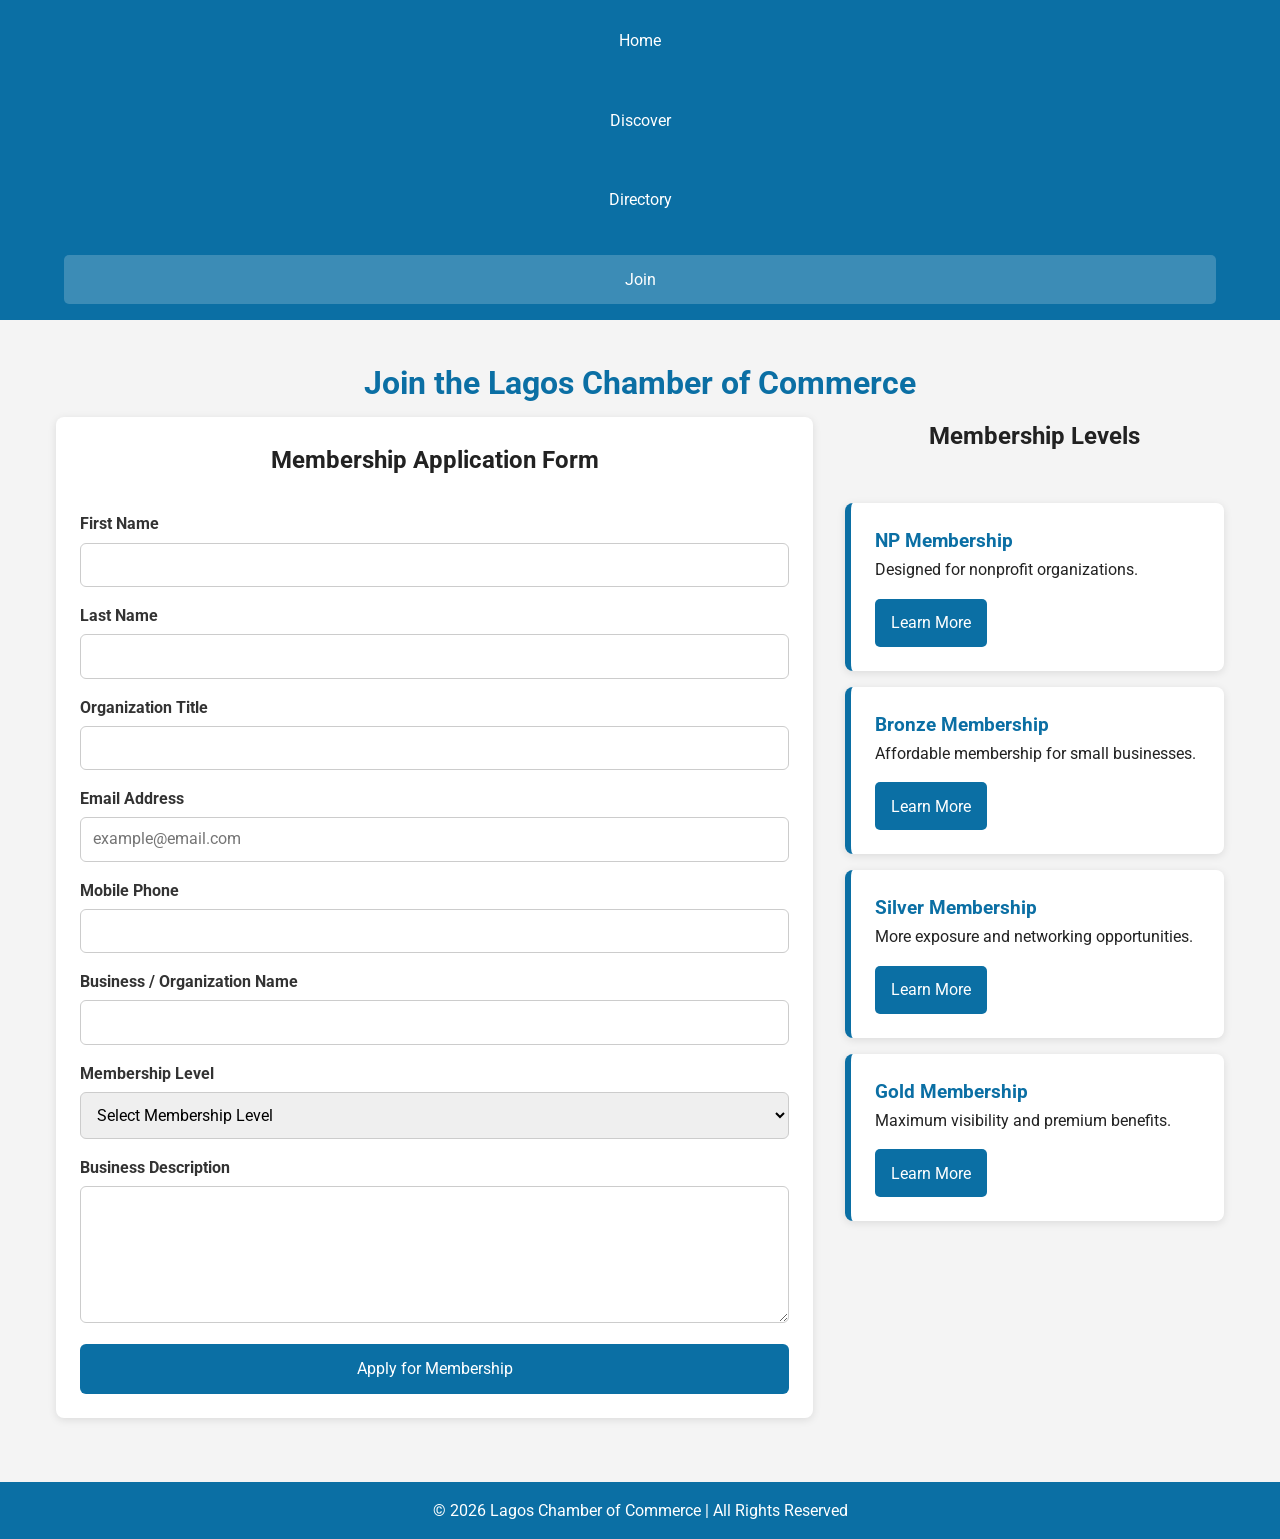
<file: chamber/join.html>
<!DOCTYPE html>
<html lang="en">
<head>
    <meta charset="UTF-8">
    <meta name="viewport" content="width=device-width, initial-scale=1.0">

    <!-- SEO -->
    <meta name="description" content="Apply for membership with the Lagos Chamber of Commerce to connect with local businesses, networking opportunities, and exclusive member benefits.">
    <meta name="author" content="Jesam Onen">

    <title>Join | Lagos Chamber of Commerce</title>

    <!-- Open Graph -->
    <meta property="og:title" content="Join the Lagos Chamber of Commerce">
    <meta property="og:description" content="Become a member of the Lagos Chamber of Commerce and enjoy networking, business promotion, training, and exclusive member benefits.">
    <meta property="og:image" content="https://jesamonen.github.io/wdd231/chamber/images/chamber-social.webp">
    <meta property="og:url" content="https://jesamonen.github.io/wdd231/chamber/join.html">
    <meta property="og:type" content="website">

    <!-- Favicon -->
    <link rel="icon" type="image/png" href="images/favicon.png">

    <!-- Google Fonts -->
    <link rel="preconnect" href="https://fonts.googleapis.com">
    <link rel="preconnect" href="https://fonts.gstatic.com" crossorigin>
    <link href="https://fonts.googleapis.com/css2?family=Roboto:wght@400;500;700&family=Merriweather:wght@700&display=swap" rel="stylesheet">

    <!-- CSS -->
    <link rel="stylesheet" href="styles/normalize.css">
    <link rel="stylesheet" href="styles/base.css">
    <link rel="stylesheet" href="styles/larger.css">
    <link rel="stylesheet" href="styles/join.css">

    <!-- JavaScript -->
    <script src="scripts/join.js" defer></script>
</head>

<body>

<header>

    <nav>
        <ul>
            <li><a href="index.html">Home</a></li>
            <li><a href="discover.html">Discover</a></li>
            <li><a href="directory.html">Directory</a></li>
            <li><a href="join.html" class="active">Join</a></li>
        </ul>
    </nav>

</header>

<main>

    <h1>Join the Lagos Chamber of Commerce</h1>

    <div class="join-container">

        <!-- ==========================
             APPLICATION FORM
        =========================== -->

        <section class="application-form">

            <h2>Membership Application Form</h2>

            <form method="get" action="thankyou.html">

                <label>
                    First Name
                    <input
                        type="text"
                        name="firstname"
                        required
                        title="Enter your first name"
                        autocomplete="given-name">
                </label>

                <label>
                    Last Name
                    <input
                        type="text"
                        name="lastname"
                        required
                        title="Enter your last name"
                        autocomplete="family-name">
                </label>

                <label>
                    Organization Title
                    <input
                        type="text"
                        name="orgtitle"
                        title="Organization Title"
                        autocomplete="organization-title"
                        pattern="[A-Za-z\s\-]{7,}">
                        
                </label>

                <label>
                    Email Address
                    <input
                        type="email"
                        name="email"
                        required
                        title="Enter your email"
                        autocomplete="email"
                        placeholder="example@email.com">
                </label>

                <label>
                    Mobile Phone
                    <input
                        type="tel"
                        name="phone"
                        required
                        title="Enter your phone number"
                        autocomplete="tel">
                </label>

                <label>
                    Business / Organization Name
                    <input
                        type="text"
                        name="organization"
                        required
                        title="Organization Name"
                        autocomplete="organization">
                </label>

                <label>
                    Membership Level

                    <select name="membership" required>
                        <option value="" selected disabled>Select Membership Level</option>
                        <option value="np">NP Membership</option>
                        <option value="bronze">Bronze Membership</option>
                        <option value="silver">Silver Membership</option>
                        <option value="gold">Gold Membership</option>
                    </select>

                </label>

                <label>
                    Business Description

                    <textarea
                        name="description"
                        title="Business Description"
                        rows="6"></textarea>

                </label>

                <input type="hidden" name="timestamp" id="timestamp">

                <input
                    type="submit"
                    value="Apply for Membership">

            </form>

        </section>

        <!-- ==========================
             MEMBERSHIP LEVELS
        =========================== -->

        <aside class="membership-cards">

            <h2>Membership Levels</h2>

            <div class="card">

                <h3>NP Membership</h3>

                <p>Designed for nonprofit organizations.</p>

                <button id="npBtn" type="button">
                    Learn More
                </button>

            </div>

            <div class="card">

                <h3>Bronze Membership</h3>

                <p>Affordable membership for small businesses.</p>

                <button id="bronzeBtn" type="button">
                    Learn More
                </button>

            </div>

            <div class="card">

                <h3>Silver Membership</h3>

                <p>More exposure and networking opportunities.</p>

                <button id="silverBtn" type="button">
                    Learn More
                </button>

            </div>

            <div class="card">

                <h3>Gold Membership</h3>

                <p>Maximum visibility and premium benefits.</p>

                <button id="goldBtn" type="button">
                    Learn More
                </button>

            </div>

        </aside>

    </div>

    <!-- ==========================
         MEMBERSHIP MODALS
    =========================== -->

    <dialog id="npModal">

        <h2>NP Membership</h2>

        <ul>
            <li>No membership fee</li>
            <li>Directory listing</li>
            <li>Community support</li>
        </ul>

        <button class="close" type="button">
            Close
        </button>

    </dialog>

    <dialog id="bronzeModal">

        <h2>Bronze Membership</h2>

        <ul>
            <li>Business directory listing</li>
            <li>Networking events</li>
            <li>Monthly newsletter</li>
        </ul>

        <button class="close" type="button">
            Close
        </button>

    </dialog>

    <dialog id="silverModal">

        <h2>Silver Membership</h2>

        <ul>
            <li>Everything in Bronze</li>
            <li>Training workshops</li>
            <li>Event discounts</li>
            <li>Homepage spotlight</li>
        </ul>

        <button class="close" type="button">
            Close
        </button>

    </dialog>

    <dialog id="goldModal">

        <h2>Gold Membership</h2>

        <ul>
            <li>Everything in Silver</li>
            <li>Premium advertising</li>
            <li>VIP event invitations</li>
            <li>Sponsorship opportunities</li>
            <li>Priority business promotion</li>
        </ul>

        <button class="close" type="button">
            Close
        </button>

    </dialog>

</main>

<footer>

    <p>&copy; 2026 Lagos Chamber of Commerce | All Rights Reserved</p>

</footer>

</body>
</html>
</file>
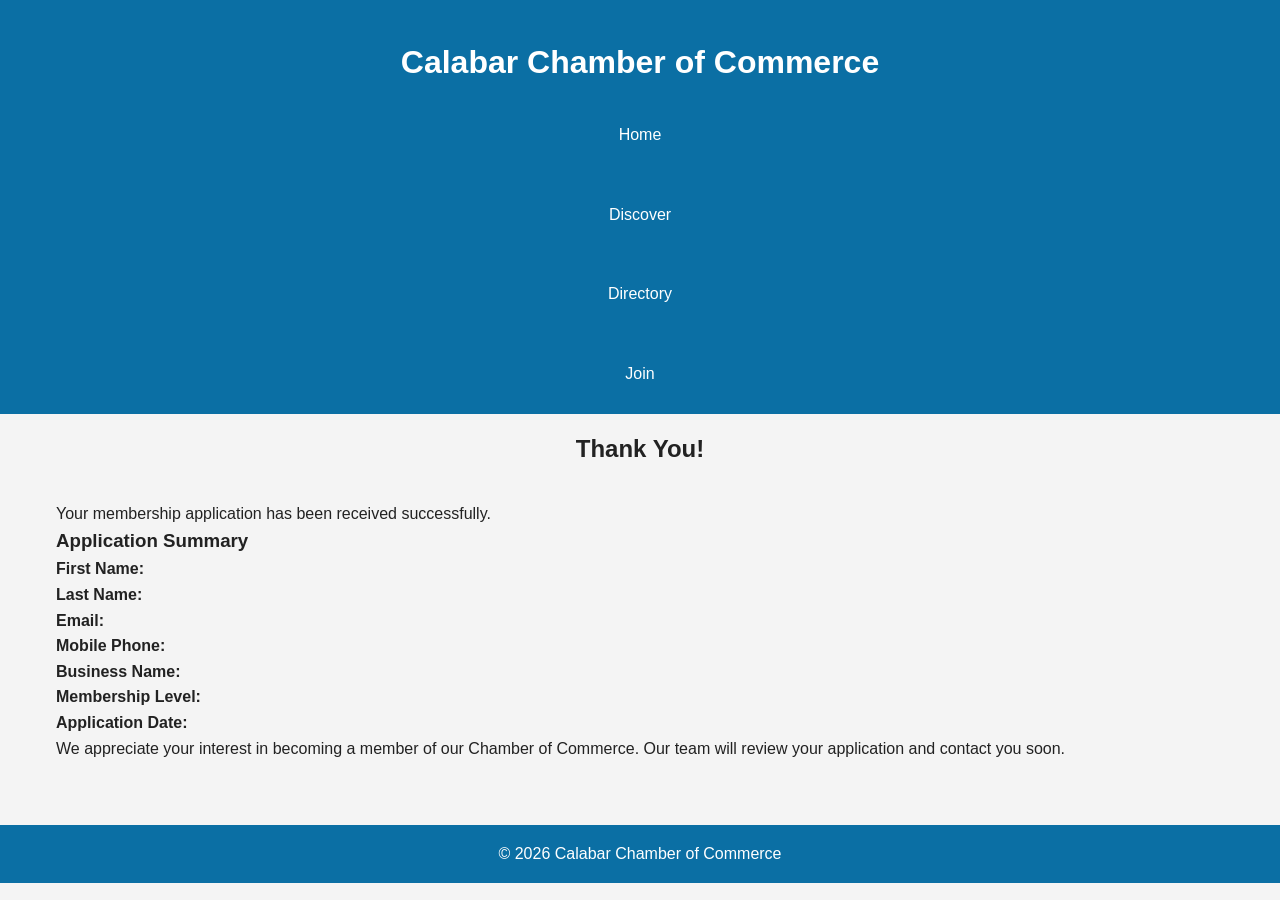
<file: chamber/thankyou.html>
<!DOCTYPE html>
<html lang="en">
<head>
    <meta charset="UTF-8">
    <meta name="viewport" content="width=device-width, initial-scale=1.0">
    <meta name="description" content="Thank You for Joining the Chamber">
    <meta name="author" content="Your Name">

    <title>Thank You | Chamber of Commerce</title>

    <link rel="stylesheet" href="styles/normalize.css">
    <link rel="stylesheet" href="styles/base.css">
    <link rel="stylesheet" href="styles/larger.css">
    <link rel="stylesheet" href="styles/join.css">

    <script src="scripts/thankyou.js" defer></script>
</head>

<body>

<header>

    <h1>Calabar Chamber of Commerce</h1>

    <nav>
        <ul>
            <li><a href="index.html">Home</a></li>
            <li><a href="discover.html">Discover</a></li>
            <li><a href="directory.html">Directory</a></li>
            <li><a href="join.html">Join</a></li>
        </ul>
    </nav>

</header>

<main>

    <section class="thankyou">

        <h2>Thank You!</h2>

        <p>
            Your membership application has been received successfully.
        </p>

        <div class="summary">

            <h3>Application Summary</h3>

            <p><strong>First Name:</strong> <span id="firstname"></span></p>

            <p><strong>Last Name:</strong> <span id="lastname"></span></p>

            <p><strong>Email:</strong> <span id="email"></span></p>

            <p><strong>Mobile Phone:</strong> <span id="phone"></span></p>

            <p><strong>Business Name:</strong> <span id="organization"></span></p>

            <p><strong>Membership Level:</strong> <span id="membership"></span></p>

            <p><strong>Application Date:</strong> <span id="timestamp"></span></p>

        </div>

        <p>
            We appreciate your interest in becoming a member of our Chamber of Commerce.
            Our team will review your application and contact you soon.
        </p>

    </section>

</main>

<footer>

    <p>&copy; 2026 Calabar Chamber of Commerce</p>

</footer>

</body>
</html>
</file>
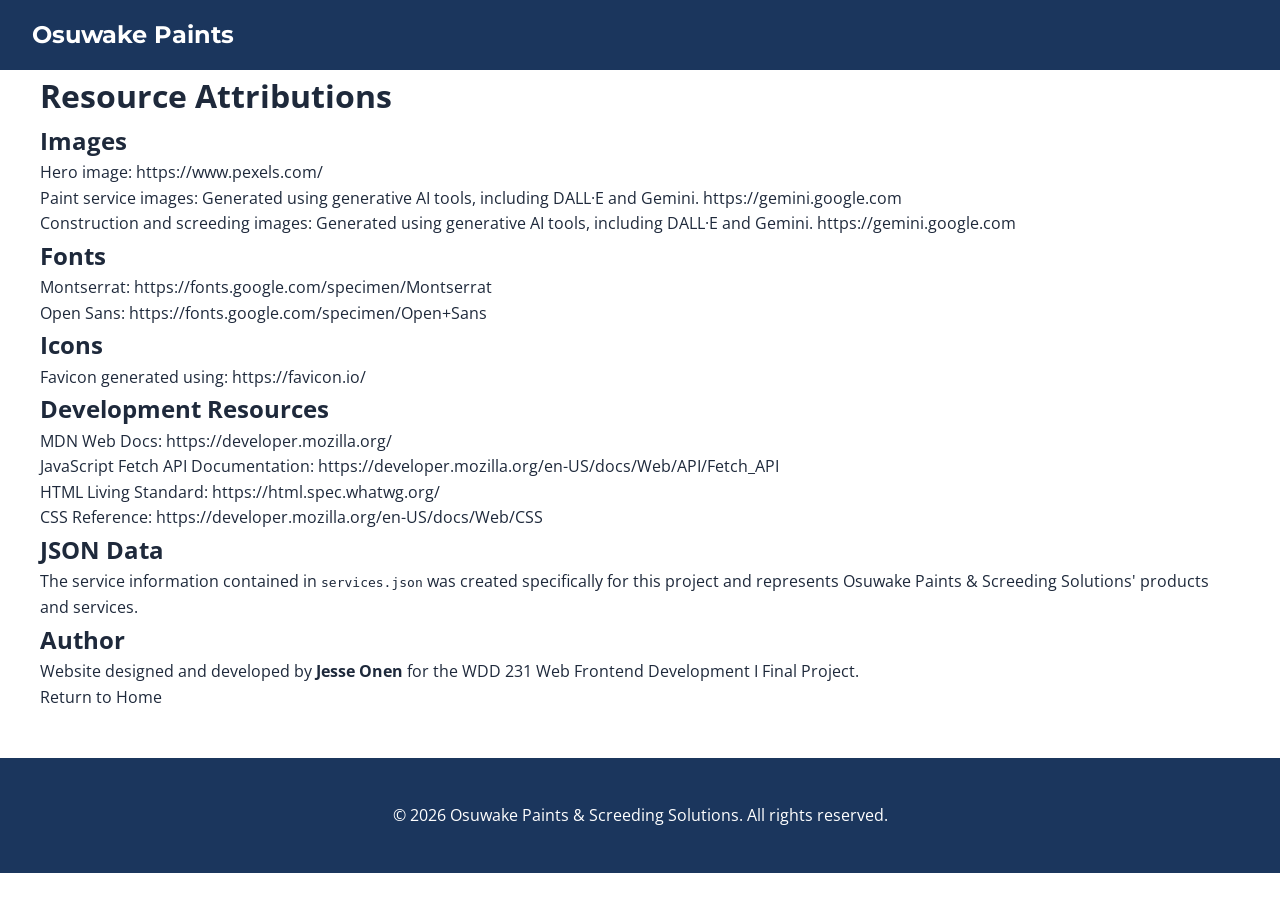
<file: finalproject/attributions.html>
<!DOCTYPE html>
<html lang="en">
<head>

    <meta charset="UTF-8">
    <meta name="viewport" content="width=device-width, initial-scale=1.0">

    <title>Attributions | Osuwake Paints & Screeding Solutions</title>

    <meta name="description"
          content="Resource attributions for the Osuwake Paints & Screeding Solutions website.">

    <meta name="author" content="Jesam Onen">

    <!-- Open Graph Social Media Meta Tags -->
    <meta property="og:title" content="Attributions | Osuwake Paints & Screeding Solutions">
    <meta property="og:description" content="Resource attributions and source credits for the Osuwake Paints & Screeding Solutions website.">
    <meta property="og:image" content="https://jesamonen.github.io/wdd231/finalproject/images/lux.webp">
    <meta property="og:url" content="https://jesamonen.github.io/wdd231/finalproject/attributions.html">

    <!-- Favicon -->
    <link rel="icon" href="favicon.ico" type="image/x-icon">

    <!-- Google Fonts Preconnect and Links -->
    <link rel="preconnect" href="https://fonts.googleapis.com">
    <link rel="preconnect" href="https://fonts.gstatic.com" crossorigin>
    <link href="https://fonts.googleapis.com/css2?family=Montserrat:wght@400;600;700&family=Open+Sans:wght@400;600&display=swap" rel="stylesheet">

    <!-- CSS Links (Requires two files in the 'styles' folder) -->
    <link rel="stylesheet" href="styles/base.css">
    <link rel="stylesheet" href="styles/layout.css">

    <!-- JavaScript (Module tag in head linking to 'scripts' folder) -->
    <script type="module" src="scripts/main.js"></script>

</head>

<body>

    <header>
        <div class="logo-title">Osuwake Paints</div>
    </header>

    <main>

        <h1>Resource Attributions</h1>

        <h2>Images</h2>

        <ul>
            <li>
                Hero image:
                <a href="https://www.pexels.com/" target="_blank" rel="noopener">https://www.pexels.com/</a>
            </li>
            <li>
                Paint service images: Generated using generative AI tools, including DALL·E and Gemini.
                <a href="https://gemini.google.com" target="_blank" rel="noopener">https://gemini.google.com</a>
            </li>
            <li>
                Construction and screeding images: Generated using generative AI tools, including DALL·E and Gemini.
                <a href="https://gemini.google.com" target="_blank" rel="noopener">https://gemini.google.com</a>
            </li>
        </ul>

        <h2>Fonts</h2>

        <ul>
            <li>
                Montserrat:
                <a href="https://fonts.google.com/specimen/Montserrat" target="_blank" rel="noopener">https://fonts.google.com/specimen/Montserrat</a>
            </li>
            <li>
                Open Sans:
                <a href="https://fonts.google.com/specimen/Open+Sans" target="_blank" rel="noopener">https://fonts.google.com/specimen/Open+Sans</a>
            </li>
        </ul>

        <h2>Icons</h2>

        <ul>
            <li>
                Favicon generated using:
                <a href="https://favicon.io/" target="_blank" rel="noopener">https://favicon.io/</a>
            </li>
        </ul>

        <h2>Development Resources</h2>

        <ul>
            <li>
                MDN Web Docs:
                <a href="https://developer.mozilla.org/" target="_blank" rel="noopener">https://developer.mozilla.org/</a>
            </li>
            <li>
                JavaScript Fetch API Documentation:
                <a href="https://developer.mozilla.org/en-US/docs/Web/API/Fetch_API" target="_blank" rel="noopener">https://developer.mozilla.org/en-US/docs/Web/API/Fetch_API</a>
            </li>
            <li>
                HTML Living Standard:
                <a href="https://html.spec.whatwg.org/" target="_blank" rel="noopener">https://html.spec.whatwg.org/</a>
            </li>
            <li>
                CSS Reference:
                <a href="https://developer.mozilla.org/en-US/docs/Web/CSS" target="_blank" rel="noopener">https://developer.mozilla.org/en-US/docs/Web/CSS</a>
            </li>
        </ul>

        <h2>JSON Data</h2>

        <p>
            The service information contained in <code>services.json</code> was created specifically for this project and represents Osuwake Paints & Screeding Solutions' products and services.
        </p>

        <h2>Author</h2>

        <p>
            Website designed and developed by <strong>Jesse Onen</strong> for the WDD 231 Web Frontend Development I Final Project.
        </p>

        <p>
            <a href="index.html">Return to Home</a>
        </p>

    </main>

    <footer>
        <p>&copy; 2026 Osuwake Paints & Screeding Solutions. All rights reserved.</p>
    </footer>

</body>
</html>
</file>
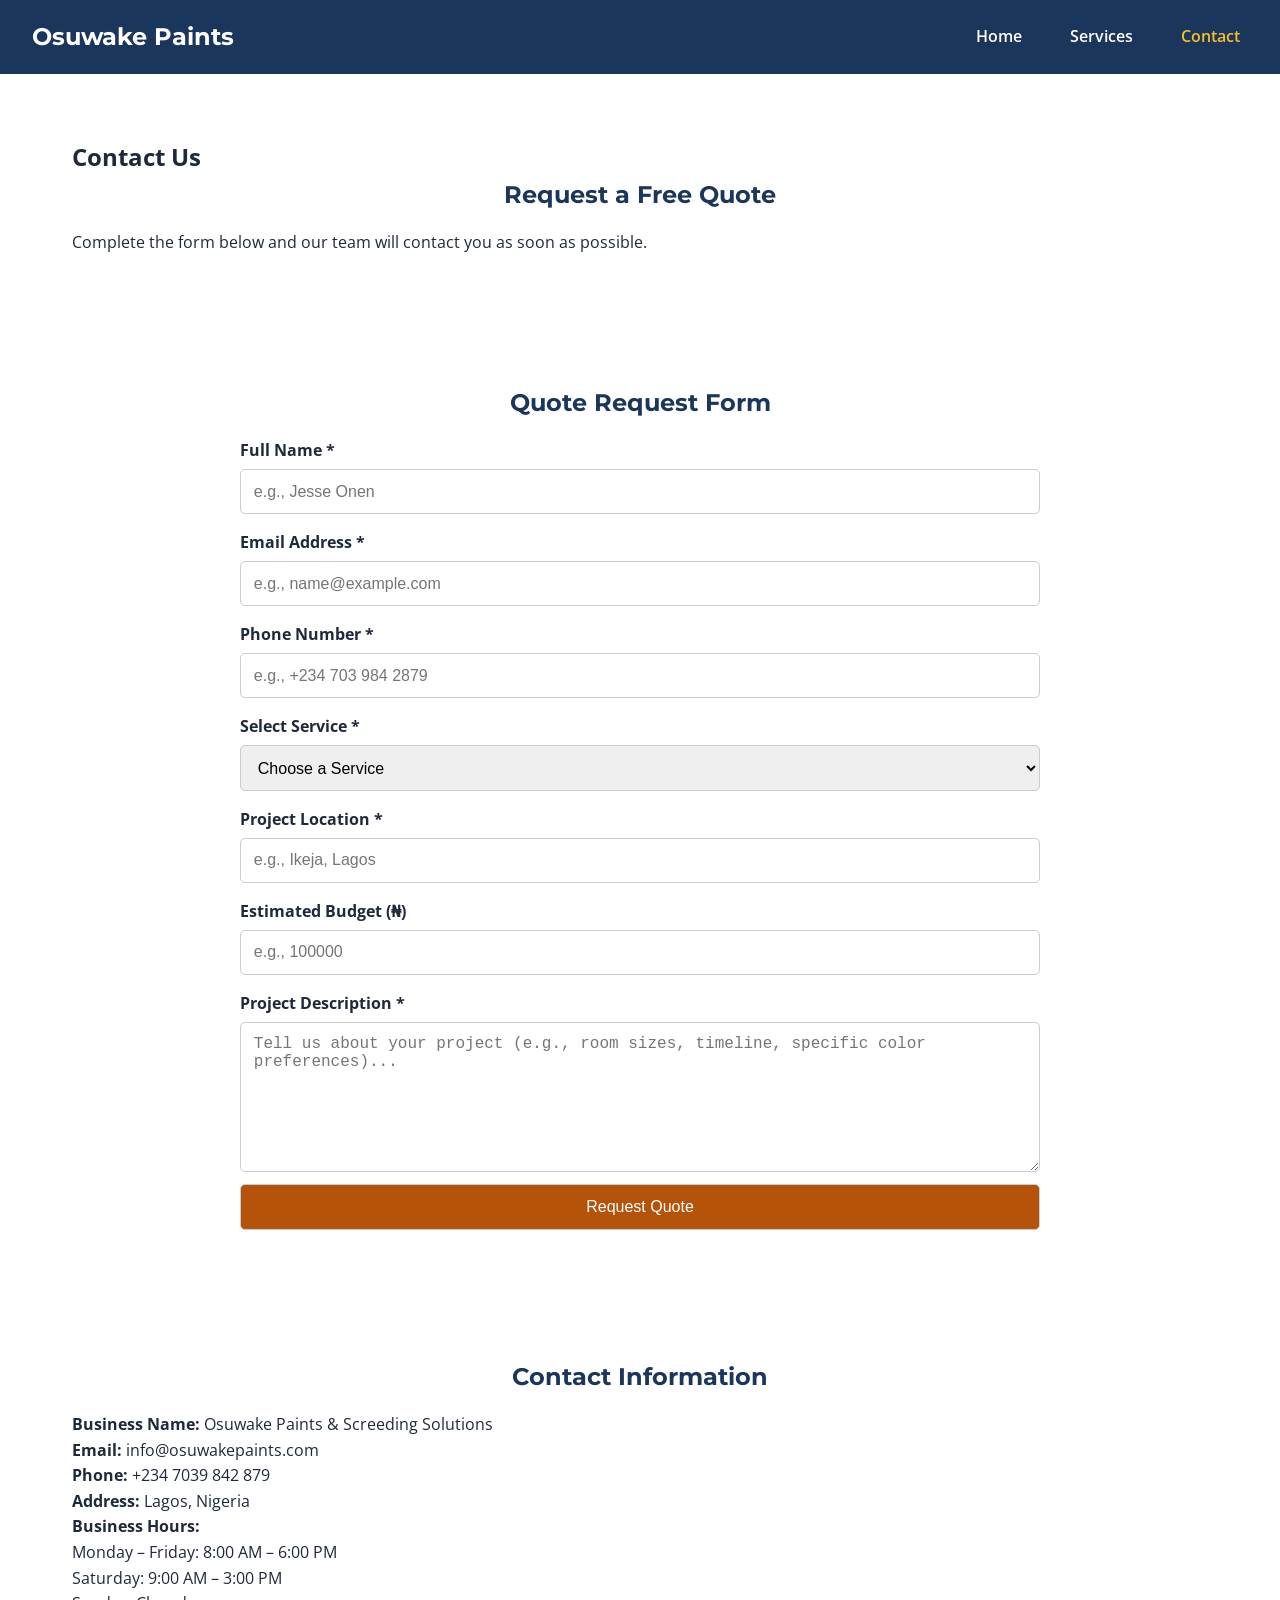
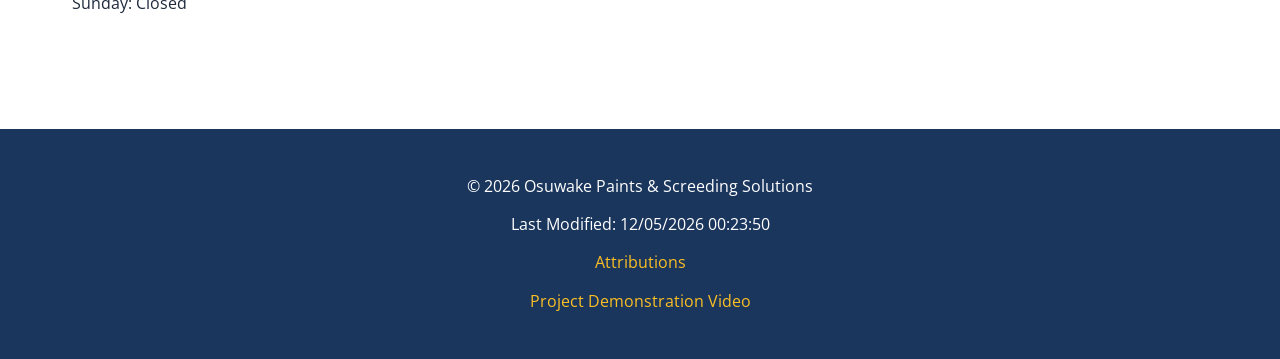
<file: finalproject/contact.html>
<!DOCTYPE html>
<html lang="en">
<head>
    <!-- Basic Meta -->
    <meta charset="UTF-8">
    <meta name="viewport" content="width=device-width, initial-scale=1.0">

    <title>Contact Us | Osuwake Paints & Screeding Solutions</title>

    <meta name="description"
        content="Request a free quotation for painting, screeding, and custom paint production services.">

    <meta name="author" content="Jesam Onen">

    <!-- Open Graph -->
    <meta property="og:title" content="Contact Osuwake Paints & Screeding Solutions">
    <meta property="og:description" content="Request a quote for professional painting and screeding services.">
    <meta property="og:image" content="https://jesamonen.github.io/wdd231/finalproject/images/lux.webp">
    <meta property="og:url" content="https://jesamonen.github.io/wdd231/finalproject/contact.html">
    <meta property="og:type" content="website">

    <link rel="icon" href="favicon.ico">

    <!-- Google Fonts -->
    <link rel="preconnect" href="https://fonts.googleapis.com">
    <link rel="preconnect" href="https://fonts.gstatic.com" crossorigin>

    <link href="https://fonts.googleapis.com/css2?family=Montserrat:wght@600;700&family=Open+Sans:wght@400;600&display=swap" rel="stylesheet">

    <!-- CSS -->
    <link rel="stylesheet" href="styles/base.css">
    <link rel="stylesheet" href="styles/layout.css">

    <!-- JavaScript Modules -->
    <script type="module" src="scripts/main.js"></script>
    
</head>

<body>

<header>

    <div class="logo">
        <span class="logo-title">Osuwake Paints</span>
    </div>

    <button id="menuBtn" aria-label="Open Navigation">&#9776;</button>

    <nav id="navMenu">

        <ul>

            <li><a href="index.html">Home</a></li>

            <li><a href="services.html">Services</a></li>

            <li><a href="contact.html" class="active">Contact</a></li>

        </ul>

    </nav>

</header>

<main>

<section>

<h1>Contact Us</h1>

<h2>Request a Free Quote</h2>

<p>
Complete the form below and our team will contact you as soon as possible.
</p>

</section>

<section aria-labelledby="quote-form-heading">

<h2 id="quote-form-heading" class="visually-hidden">Quote Request Form</h2>

<form action="thank-you.html" method="get">

<label for="fullname">Full Name *</label>

<input
type="text"
id="fullname"
name="fullname"
required
minlength="2"
maxlength="60"
pattern="[A-Za-z\s\-']+"
title="Please enter a valid full name containing only letters, spaces, hyphens, or apostrophes."
placeholder="e.g., Jesse Onen"
autocomplete="name">

<label for="email">Email Address *</label>

<input
type="email"
id="email"
name="email"
required
pattern="[a-z0-9._%+\-]+@[a-z0-9.\-]+\.[a-z]{2,}$"
title="Please enter a valid email address (e.g., user@domain.com)."
placeholder="e.g., name@example.com"
autocomplete="email">

<label for="phone">Phone Number *</label>

<input
type="tel"
id="phone"
name="phone"
required
pattern="[\+]?[0-9\s\-]{10,15}"
title="Please enter a valid phone number (e.g., +234 7039 842 879 or 07039842879)."
placeholder="e.g., +234 703 984 2879"
autocomplete="tel">

<label for="service">Select Service *</label>

<select
id="service"
name="service"
required>

<option value="">Choose a Service</option>

<option value="satin">Premium Satin Paint</option>

<option value="emulsion">Matte Emulsion Paint</option>

<option value="exterior">Exterior Weather Shield</option>

<option value="wall-screeding">Wall Screeding</option>

<option value="pop-screeding">POP Screeding</option>

<option value="texture">Decorative Texture Finish</option>

<option value="waterproof">Waterproof Coating</option>

<option value="custom-mixing">Custom Colour Mixing</option>

</select>

<label for="location">Project Location *</label>

<input
type="text"
id="location"
name="location"
required
minlength="3"
maxlength="100"
title="Please enter a valid project location or city."
placeholder="e.g., Ikeja, Lagos"
autocomplete="address-level2">

<label for="budget">Estimated Budget (₦)</label>

<input
type="number"
id="budget"
name="budget"
placeholder="e.g., 100000"
title="Please enter an estimated numerical budget.">

<label for="message">Project Description *</label>

<textarea
id="message"
name="message"
required
minlength="10"
maxlength="1000"
placeholder="Tell us about your project (e.g., room sizes, timeline, specific color preferences)..."></textarea>

<input
type="submit"
value="Request Quote"
class="btn">

</form>

</section>

<section>

<h2>Contact Information</h2>

<p><strong>Business Name:</strong> Osuwake Paints & Screeding Solutions</p>

<p><strong>Email:</strong> info@osuwakepaints.com</p>

<p><strong>Phone:</strong> +234 7039 842 879</p>

<p><strong>Address:</strong> Lagos, Nigeria</p>

<p><strong>Business Hours:</strong></p>

<ul>

<li>Monday – Friday: 8:00 AM – 6:00 PM</li>

<li>Saturday: 9:00 AM – 3:00 PM</li>

<li>Sunday: Closed</li>

</ul>

</section>

</main>

<footer>

<p>&copy; <span id="currentYear"></span> Osuwake Paints & Screeding Solutions</p>

<p id="lastModified"></p>

<p><a href="attributions.html">Attributions</a></p>

<p>
<a href="https://youtu.be/igAxHCKxacA?si=AadNg6CvOJ1Y_I3m"> Project Demonstration Video</a>
</p>

</footer>

</body>

</html>
</file>
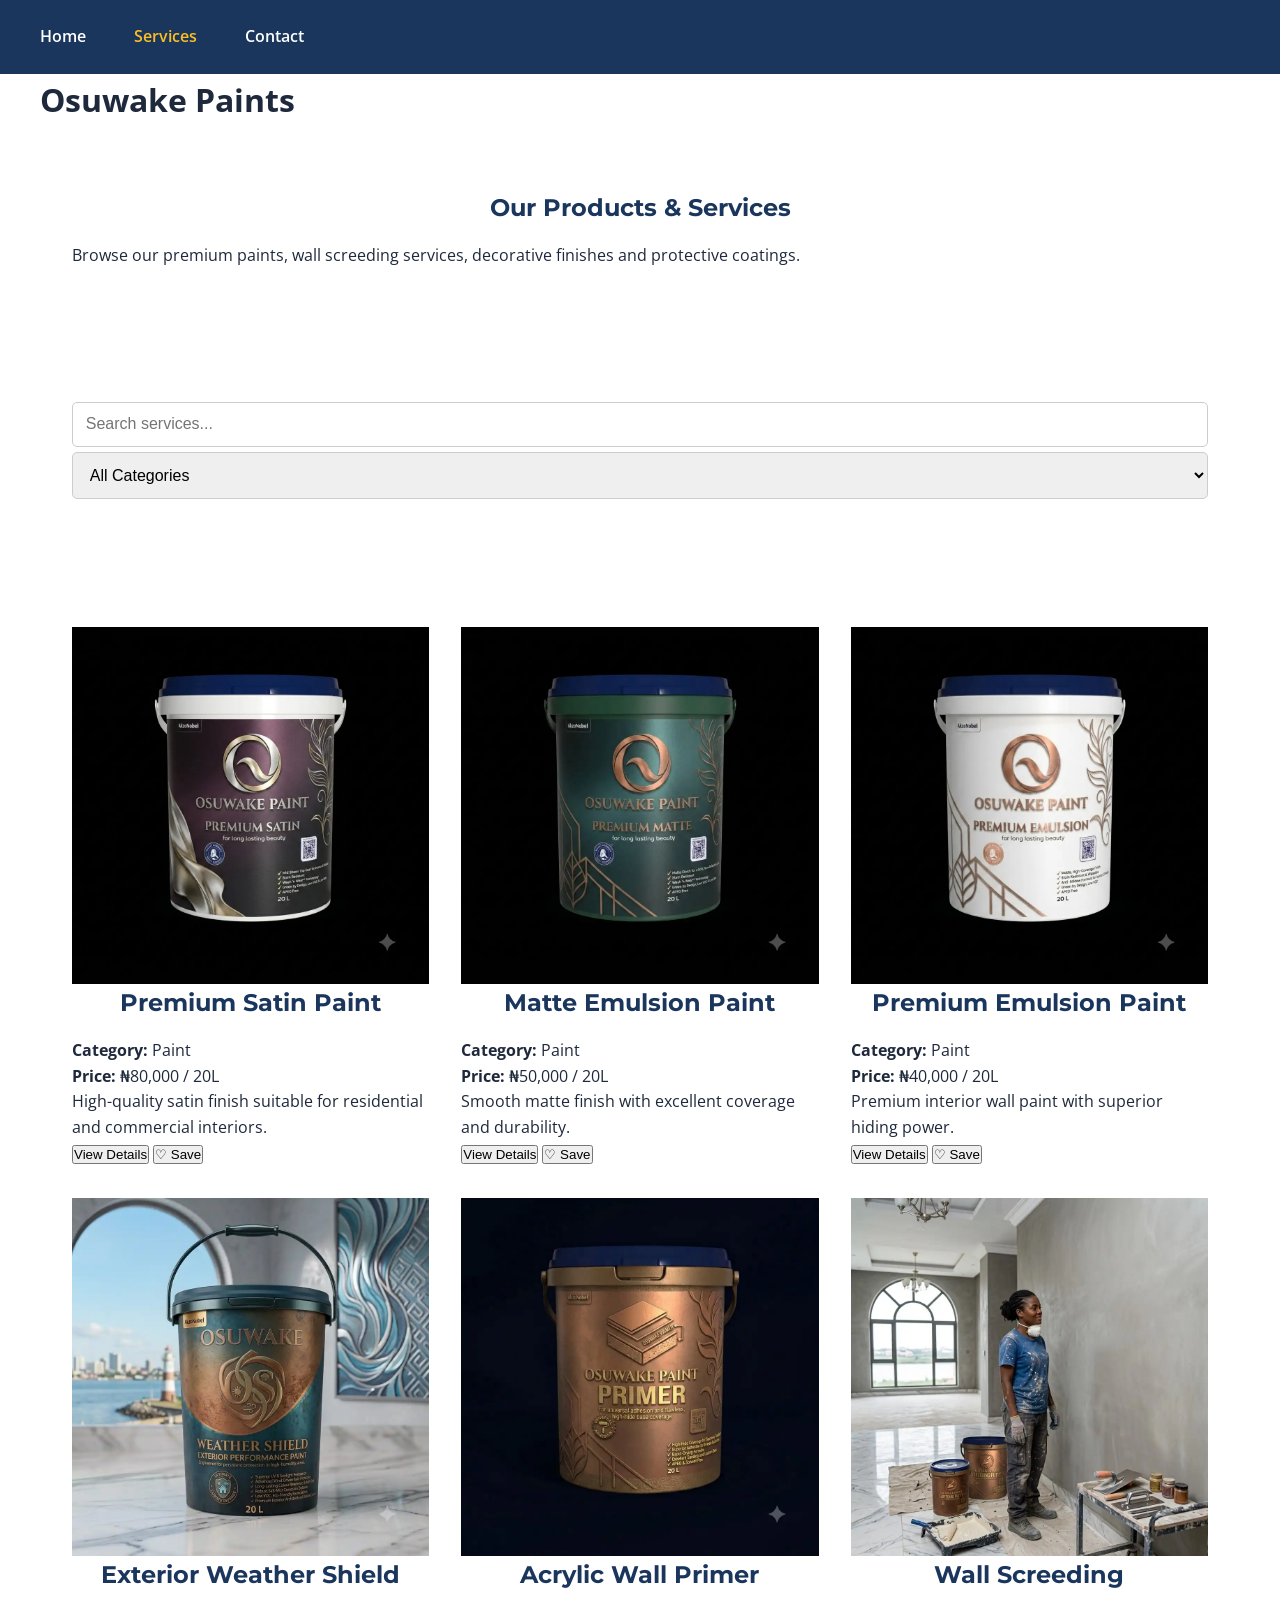
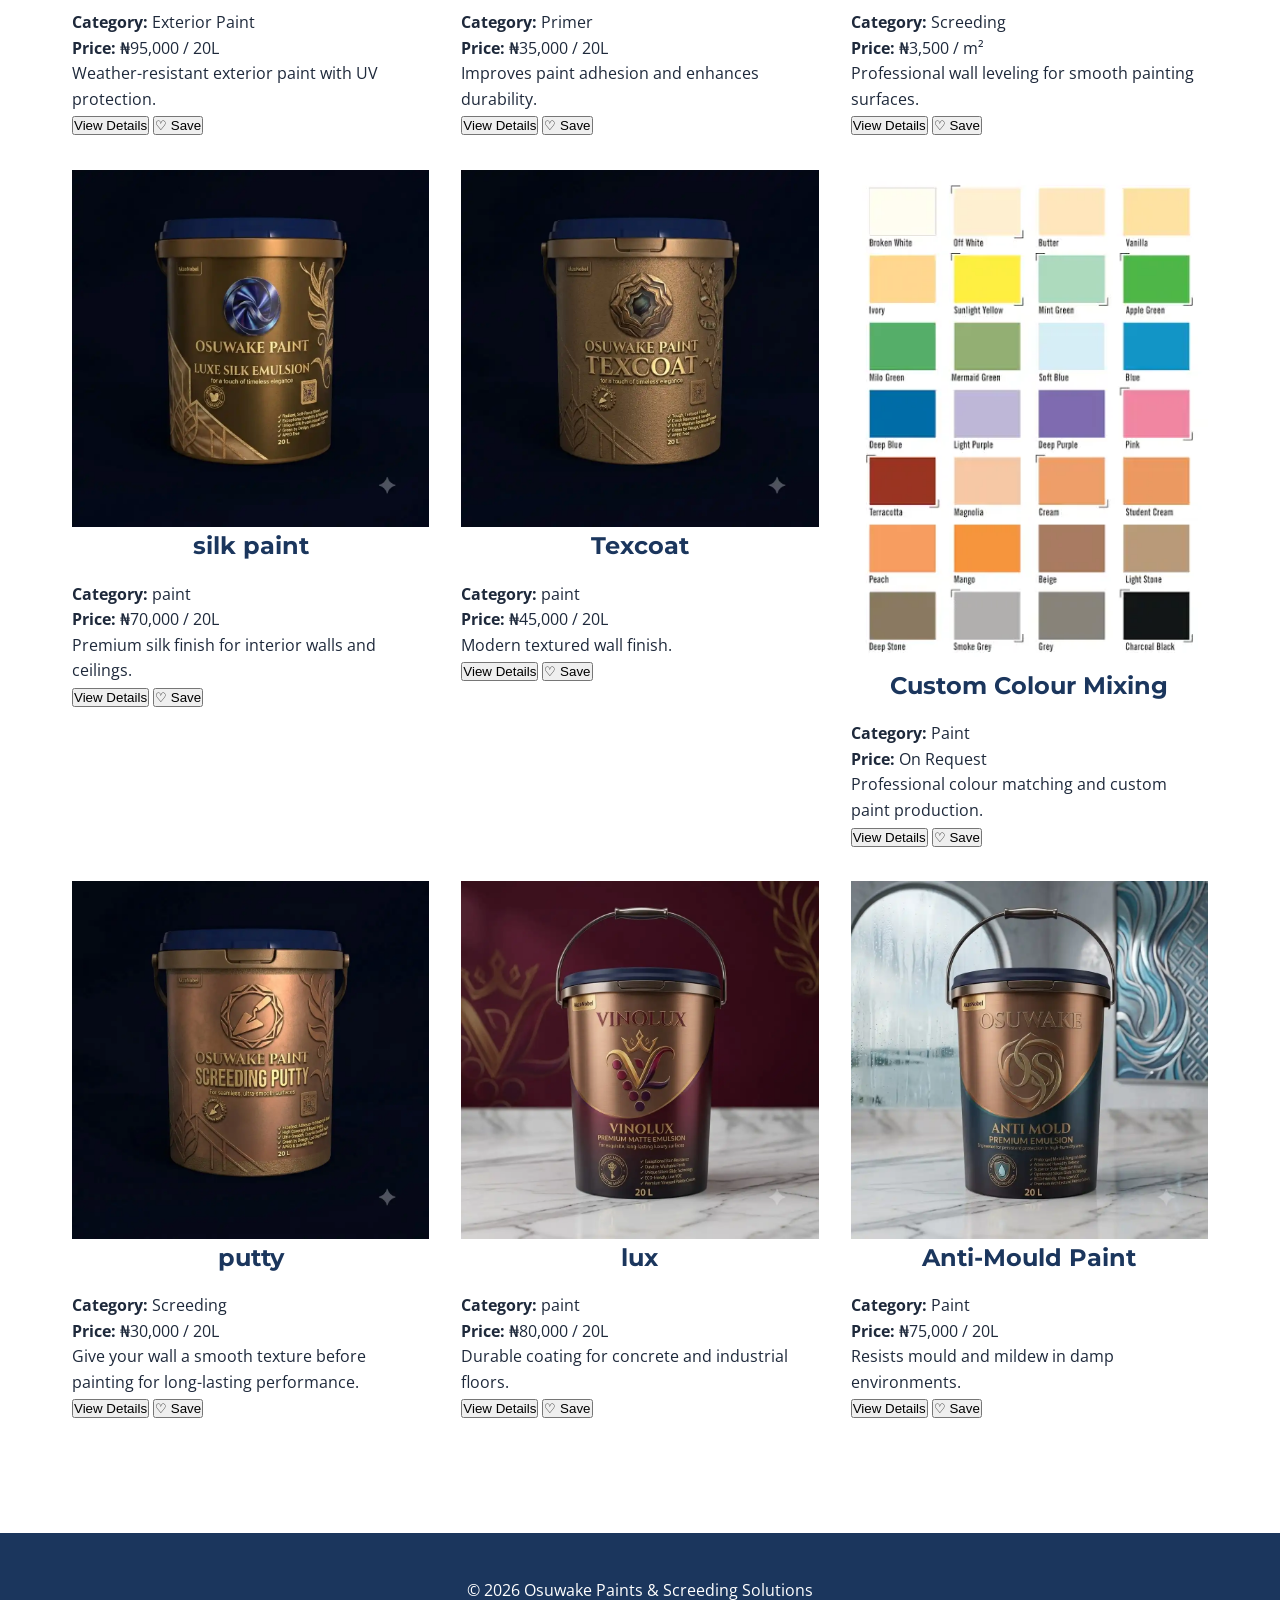
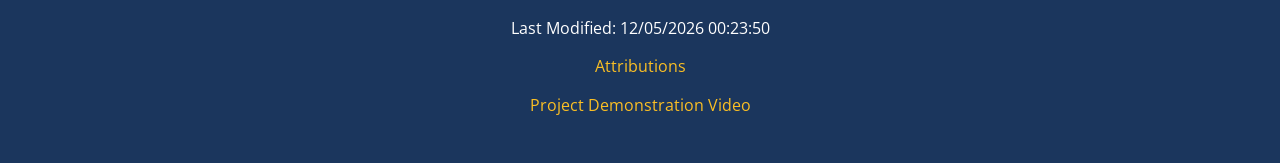
<file: finalproject/services.html>
<!DOCTYPE html>
<html lang="en">
<head>
    <!-- Basic Meta -->
    <meta charset="UTF-8">
    <meta name="viewport" content="width=device-width, initial-scale=1.0">

    <title>Our Services | Osuwake Paints & Screeding Solutions</title>

    <meta name="description"
        content="Browse our professional painting, screeding, and custom paint manufacturing services.">

    <meta name="author" content="Jesam Onen">

    <!-- Open Graph -->
    <meta property="og:title" content="Osuwake Paints & Screeding Solutions">
    <meta property="og:description"
        content="Professional Painting, Screeding and Paint Manufacturing Services.">
    <meta property="og:image" content="https://jesamonen.github.io/wdd231/finalproject/images/lux.webp">

    <meta property="og:url" content="https://jesamonen.github.io/wdd231/finalproject/services.html">
    <meta property="og:type" content="website">

    <link rel="icon" href="favicon.ico">

    <!-- Google Fonts -->
    <link rel="preconnect" href="https://fonts.googleapis.com">
    <link rel="preconnect" href="https://fonts.gstatic.com" crossorigin>

    <link href="https://fonts.googleapis.com/css2?family=Montserrat:wght@600;700&family=Open+Sans:wght@400;600&display=swap" rel="stylesheet">

    <!-- CSS -->
    <link rel="stylesheet" href="styles/base.css">
    <link rel="stylesheet" href="styles/layout.css">
    <!-- JavaScript Modules -->
    <script type="module" src="scripts/main.js"></script>

    <script type="module" src="scripts/services.js"></script>


</head>

<body>

<header>

   

    <button id="menuBtn">&#9776;</button>

    <nav id="navMenu">

        <ul>

            <li><a href="index.html">Home</a></li>

            <li><a href="services.html" class="active">Services</a></li>

            <li><a href="contact.html">Contact</a></li>

        </ul>

    </nav>

</header>

<main>
     <div class="logo">
        <h1>Osuwake Paints</h1>
    </div>

<section>

<h2>Our Products & Services</h2>

<p>

Browse our premium paints, wall screeding services,
decorative finishes and protective coatings.

</p>

</section>

<!-- Search -->

<section class="search-section">

<input
type="search"
id="search"
placeholder="Search services...">

<select id="category">

<option value="all">All Categories</option>

<option value="Paint">Paint</option>

<option value="Exterior Paint">Exterior Paint</option>

<option value="Primer">Primer</option>

<option value="Screeding">Screeding</option>

<option value="Decorative">Decorative</option>

<option value="Protective Coating">Protective Coating</option>

<option value="Wood Finish">Wood Finish</option>

<option value="Industrial">Industrial</option>

</select>

</section>

<!-- Dynamic Cards -->

<section>

<div id="serviceContainer" class="cards">

<!-- JavaScript inserts cards here -->

</div>

</section>

</main>

<!-- Accessible Modal -->

<dialog id="serviceModal">

<div id="modalContent">

</div>

<button id="closeModal">

Close

</button>

</dialog>

<footer>

<p>&copy; <span id="currentYear"></span> Osuwake Paints & Screeding Solutions</p>

<p id="lastModified"></p>

<p>

<a href="attributions.html">

Attributions

</a>

</p>

<p>

<a href="https://youtu.be/igAxHCKxacA?si=AadNg6CvOJ1Y_I3m">

Project Demonstration Video

</a>

</p>

</footer>



</body>

</html>
</file>
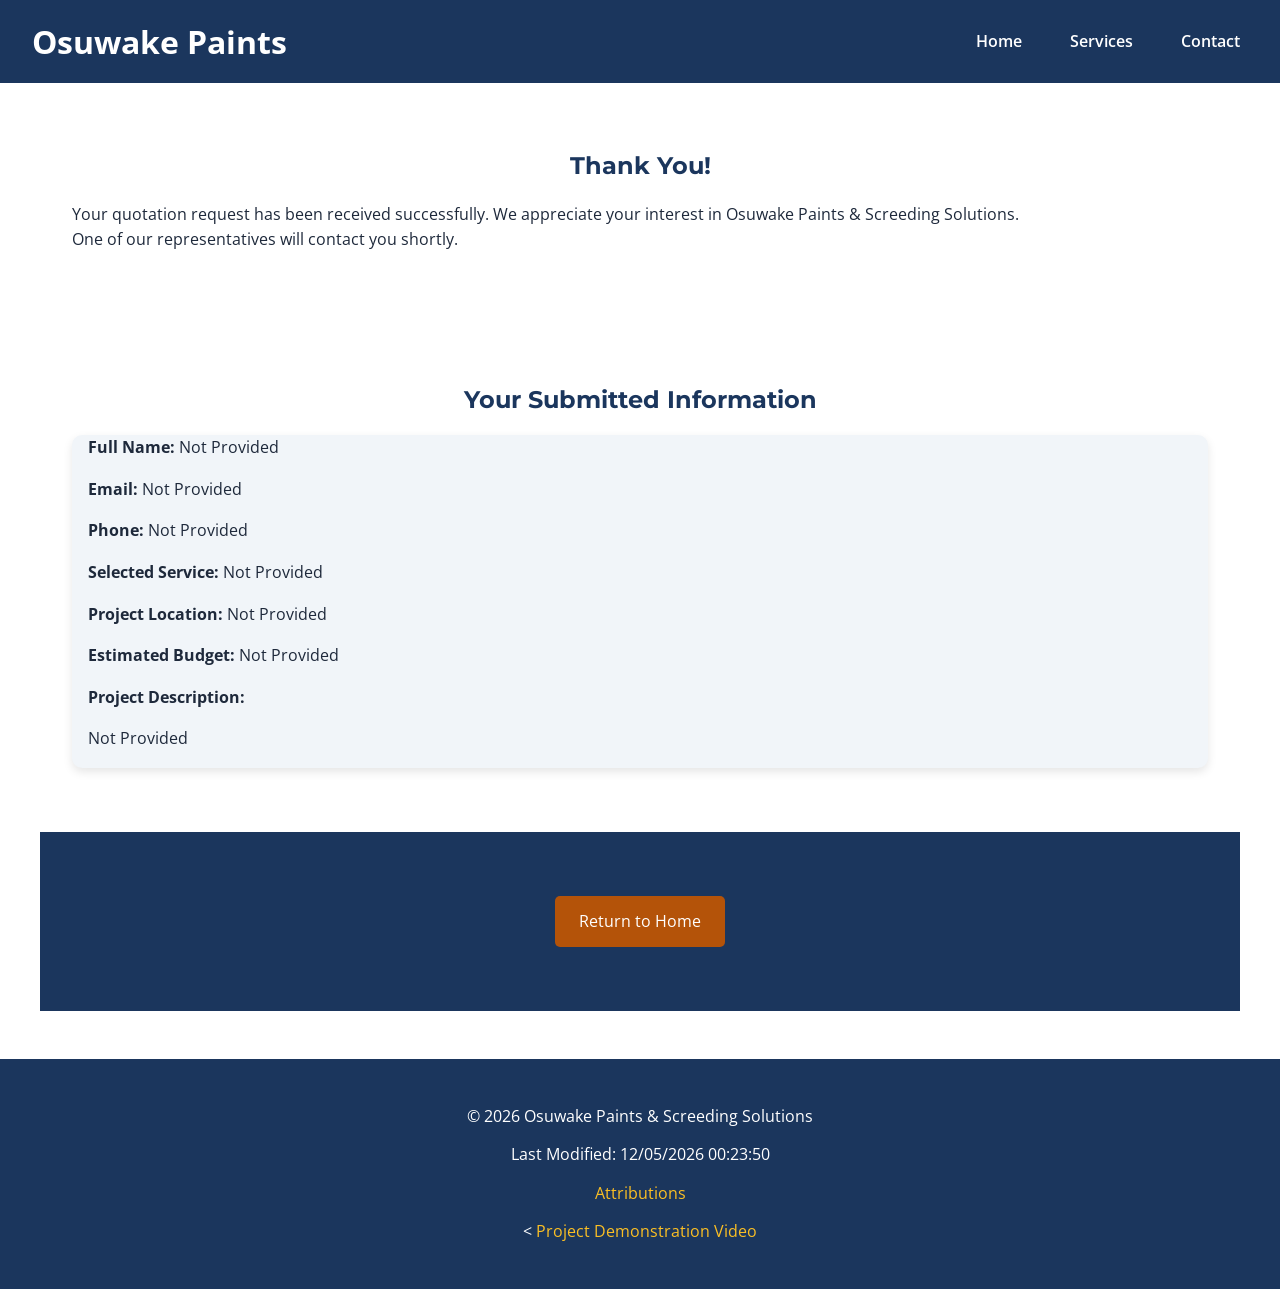
<file: finalproject/thank-you.html>
<!DOCTYPE html>
<html lang="en">
<head>
    <!-- Meta Information -->
    <meta charset="UTF-8">
    <meta name="viewport" content="width=device-width, initial-scale=1.0">

    <title>Thank You | Osuwake Paints & Screeding Solutions</title>

    <meta name="description" content="Thank you for contacting Osuwake Paints & Screeding Solutions.">
    <meta name="author" content="Jesam Onen">

    <!-- Open Graph -->
    <meta property="og:title" content="Thank You - Osuwake Paints & Screeding Solutions">
    <meta property="og:description" content="Your quotation request has been received successfully.">
    <meta property="og:image" content="https://jesamonen.github.io/wdd231/finalproject/images/lux.webp">
      <meta property="og:url" content="https://jesamonen.github.io/wdd231/finalproject/thank-you.html">
    <meta property="og:type" content="website">

    <link rel="icon" href="favicon.ico">

    <!-- Google Fonts -->
    <link rel="preconnect" href="https://fonts.googleapis.com">
    <link rel="preconnect" href="https://fonts.gstatic.com" crossorigin>

    <link href="https://fonts.googleapis.com/css2?family=Montserrat:wght@600;700&family=Open+Sans:wght@400;600&display=swap" rel="stylesheet">

    <!-- CSS -->
    <link rel="stylesheet" href="styles/base.css">
    
    <link rel="stylesheet" href="styles/layout.css">
    <!-- Main JavaScript -->
    <script type="module" src="scripts/main.js"></script>

    <!-- Display Submitted Form Data -->
    <script src="scripts/thank.js"></script>
</head>

<body>

<header>

    <div class="logo">
        <h1>Osuwake Paints</h1>
    </div>

    <button id="menuBtn" aria-label="Open Navigation">&#9776;</button>

    <nav id="navMenu">
        <ul>
            <li><a href="index.html">Home</a></li>
            <li><a href="services.html">Services</a></li>
            <li><a href="contact.html">Contact</a></li>
        </ul>
    </nav>

</header>

<main>

<section class="thank-you">

    <h2>Thank You!</h2>

    <p>
        Your quotation request has been received successfully.
        We appreciate your interest in Osuwake Paints & Screeding Solutions.
    </p>

    <p>
        One of our representatives will contact you shortly.
    </p>

</section>

<section class="submission-details">

    <h2>Your Submitted Information</h2>

    <div class="card">

        <p><strong>Full Name:</strong> <span id="fullname"></span></p>

        <p><strong>Email:</strong> <span id="email"></span></p>

        <p><strong>Phone:</strong> <span id="phone"></span></p>

        <p><strong>Selected Service:</strong> <span id="service"></span></p>

        <p><strong>Project Location:</strong> <span id="location"></span></p>

        <p><strong>Estimated Budget:</strong> <span id="budget"></span></p>

        <p><strong>Project Description:</strong></p>

        <p id="message"></p>

    </div>

</section>

<section class="cta">

    <a href="index.html" class="btn">Return to Home</a>

</section>

</main>

<footer>

    <p>
        &copy; <span id="currentYear"></span>
        Osuwake Paints & Screeding Solutions
    </p>

    <p id="lastModified"></p>

    <p>
        <a href="attributions.html">Attributions</a>
    </p>

    <p>
        <<a href="https://youtu.be/igAxHCKxacA?si=AadNg6CvOJ1Y_I3m"> Project Demonstration Video</a>
    </p>

</footer>



</body>
</html>
</file>
<file: styles/small.css>
/* -----------------------------
   Global Styles
------------------------------ */

* {
    margin: 0;
    padding: 0;
    box-sizing: border-box;
}

:root {
    --primary: #003366;
    --secondary: #f4f4f4;
    --accent: #ff9800;
    --text: #222;
    --white: #ffffff;
}

body {
    font-family: "Roboto", sans-serif;
    color: var(--text);
    background: var(--secondary);
    line-height: 1.6;
}

/* -----------------------------
   Header
------------------------------ */

header {
    background: var(--primary);
    color: white;

    display: flex;
    justify-content: space-between;
    align-items: center;

    padding: 1rem;
}

.logo {
    display: flex;
    align-items: center;
    gap: .75rem;
}

.logo span {
    font-size: 1.4rem;
    font-weight: 700;
}

/* -----------------------------
   Hamburger
------------------------------ */

#menuBtn {
    background: none;
    border: none;

    color: white;
    font-size: 2rem;
    cursor: pointer;
}

/* -----------------------------
   Navigation
------------------------------ */

nav {
    background: var(--primary);
}

#navMenu {
    list-style: none;
    display: none;
}

#navMenu.open {
    display: block;
}

#navMenu li {
    border-top: 1px solid rgba(255,255,255,.2);
}

#navMenu a {
    display: block;
    padding: 1rem;
    text-decoration: none;
    color: white;
}

#navMenu a:hover,
#navMenu a.active {
    background: var(--accent);
}

/* -----------------------------
   Main
------------------------------ */

main {
    max-width: 1100px;
    margin: auto;
    padding: 1rem;
}

h1 {
    margin-bottom: 1rem;
}

section {
    background: white;
    margin-bottom: 1.5rem;
    padding: 1rem;
    border-radius: 8px;
}

h2 {
    color: var(--primary);
    margin-bottom: .75rem;
}

/* -----------------------------
   Image
------------------------------ */

.location img {
    width: 100%;
    height: auto;
    border-radius: 8px;
}

/* -----------------------------
   Buttons
------------------------------ */

.course-buttons {
    display: flex;
    gap: .5rem;
    flex-wrap: wrap;
    margin-bottom: 1rem;
}

.course-buttons button {
    padding: .6rem 1rem;
    border: none;
    background: var(--primary);
    color: white;
    cursor: pointer;
    border-radius: 5px;
}

.course-buttons button:hover {
    background: var(--accent);
}

/* -----------------------------
   Footer
------------------------------ */

footer {
    background: var(--primary);
    color: white;
    text-align: center;
    padding: 1.5rem;
}

footer a {
    color: white;
    text-decoration: none;
    margin: 0 .5rem;
}

footer a:hover {
    color: var(--accent);
}

footer div {
    margin-bottom: .75rem;
}

.course-card {
    background: white;
    padding: 1rem;
    border-left: 6px solid var(--primary);
    margin-bottom: 1rem;
    border-radius: 6px;
}

.course-card.completed {
    background: #e6f7e6;
    border-left-color: green;
}
</file>
<file: styles/larger.css>
/* ======================================
   Large Screen Styles (768px and above)
====================================== */

@media screen and (min-width: 768px) {

    /* Hide hamburger */
    #menuBtn {
        display: none;
    }

    /* Horizontal navigation */
    #navMenu {
        display: flex;
        justify-content: center;
    }

    #navMenu li {
        border: none;
    }

    #navMenu a {
        padding: 1rem 2rem;
    }

    /* Main layout */
    main {
        display: grid;
        grid-template-columns: 2fr 1fr;
        gap: 1.5rem;
    }

    h1 {
        grid-column: 1 / 3;
    }

    .certificate {
        grid-column: 1 / 3;
    }

    footer {
        display: flex;
        justify-content: space-between;
        align-items: center;
        text-align: center;
        flex-wrap: wrap;
    }

    footer div {
        flex: 1;
    }
}
</file>
<file: chamber/styles/small.css>
/* ===============================
   GLOBAL STYLES
================================ */

* {
    box-sizing: border-box;
}

body {
    font-family: "Roboto", Arial, sans-serif;
    margin: 0;
    background: #f4f4f4;
    color: #333;
}

img {
    max-width: 100%;
    height: auto;
}

h1, h2, h3 {
    color: #003366;
}

/* ===============================
   HEADER & LOGO
================================ */

header {
    background-color: #003366;
    color: white;
    padding: 1rem;
    display: flex;
    flex-direction: column;
    align-items: center;
    position: relative;
}

.logo,
.logo-area {
    display: flex;
    align-items: center;
    gap: 15px;
}

.logo img,
.logo-area img {
    border-radius: 50%;
}

.logo h1,
.logo-title {
    color: white;
    font-size: 1.3rem;
}

/* Hamburger Menu Button */

#menu,
#menu-toggle {
    background: transparent;
    color: white;
    border: none;
    font-size: 2rem;
    cursor: pointer;
    padding: 5px 15px;
    margin-top: 10px;
    transition: color 0.2s ease;
}

#menu:hover,
#menu-toggle:hover {
    color: #ffcc00;
}

/* ===============================
   NAVIGATION
================================ */

nav {
    width: 100%;
}

/* Hide navigation links by default on mobile */
.navigation,
nav ul {
    display: none;
    list-style: none;
    padding: 0;
    margin: 10px 0 0 0;
    text-align: center;
    width: 100%;
    background-color: #002244; /* Darker contrast drawer */
    border-radius: 5px;
}

/* Show links when JavaScript toggles the .open class */
.navigation.open,
nav ul.open {
    display: flex;
    flex-direction: column;
}

.navigation li,
nav li {
    margin: 0;
    border-bottom: 1px solid rgba(255, 255, 255, 0.1);
}

.navigation li:last-child,
nav li:last-child {
    border-bottom: none;
}

.navigation a,
nav a {
    display: block;
    padding: 0.85rem 1rem;
    text-decoration: none;
    color: white;
    font-weight: bold;
    transition: background-color 0.3s ease, color 0.3s ease;
}

/* Hover & Active States */

.navigation a:hover {
    background-color: #ffcc00;
    color: #003366;
}

.navigation a.active,
nav a.active {
    background-color: rgba(255, 255, 255, 0.15);
    color: #ffcc00;
    border-left: 4px solid #ffcc00;
}

/* ===============================
   MAIN & CONTENT
================================ */

main {
    padding: 1rem;
}

main h1 {
    text-align: center;
}

/* ===============================
   HERO SECTION
================================ */

.hero {
    position: relative;
}

.hero img {
    width: 100%;
    height: 400px;
    object-fit: cover;
}

.hero-content {
    position: absolute;
    top: 20%;
    left: 5%;
    right: 5%;
    background: rgba(0, 0, 0, 0.6);
    color: white;
    padding: 20px;
    text-align: center;
}

.hero-content h2 {
    color: white;
}

.join-btn {
    display: inline-block;
    background: #ffcc00;
    color: #000;
    padding: 12px 25px;
    text-decoration: none;
    border-radius: 5px;
    font-weight: bold;
}

/* ===============================
   HOME CARDS
================================ */

.cards {
    display: grid;
    grid-template-columns: 1fr;
    gap: 20px;
    margin-top: 30px;
}

.events,
.weather,
.spotlights {
    background: white;
    padding: 20px;
    border-radius: 8px;
    box-shadow: 0 2px 5px rgba(0, 0, 0, 0.2);
}

/* ===============================
   DIRECTORY
================================ */

.directory-controls {
    text-align: center;
    margin: 20px;
}

.directory-controls button {
    padding: 10px 20px;
    margin: 5px;
    background: #003366;
    color: white;
    border: none;
    border-radius: 5px;
    cursor: pointer;
}

.directory-controls .active,
.directory-controls button:hover {
    background: #ffcc00;
    color: black;
}

/* Directory Grid Layout */

.grid {
    display: grid;
    grid-template-columns: 1fr;
    gap: 20px;
}

.member-card {
    background: white;
    padding: 20px;
    text-align: center;
    border-radius: 10px;
    box-shadow: 0 2px 5px rgba(0, 0, 0, 0.2);
    overflow: hidden; /* Prevent text overflow */
}

.member-card img {
    max-width: 150px;
    height: auto;
}

.member-card h2,
.member-card h3 {
    color: #003366;
    margin: 10px 0;
}

/* Prevent links and text from overflowing cards on narrow screens */
.member-card p,
.member-card a {
    word-break: break-word;
    overflow-wrap: anywhere;
}

/* Directory List View (Mobile Optimized) */

.list {
    display: flex;
    flex-direction: column;
    gap: 15px;
    width: 100%;
}

.list .member-card {
    display: flex;
    flex-direction: column; /* Stack vertically on small screens */
    align-items: center;
    text-align: center;
    padding: 15px;
    margin-bottom: 0;
}

.list .member-card img {
    margin-bottom: 10px;
}

/* ===============================
   FOOTER
================================ */

footer {
    background: #003366;
    color: white;
    padding: 20px;
    text-align: center;
    margin-top: 30px;
}

footer p {
    margin: 8px;
}
</file>
<file: chamber/styles/larger.css>
/* ===============================
   DESKTOP VIEW
================================ */

@media screen and (min-width:640px){


header {

    flex-direction:row;
    justify-content:space-between;
    padding:1rem 5%;

}


#menu,
#menu-toggle {

    display:none;

}



.navigation,
nav ul {

    display:flex;
    gap:30px;

}


.navigation li,
nav li {

    margin:0;

}



/* MAIN */

main {

    max-width:1200px;
    margin:auto;

}



/* HERO */

.hero-content {

    left:20%;
    right:20%;

}



/* HOME CARDS */


.cards {

    grid-template-columns:
    repeat(3,1fr);

}



/* DIRECTORY */

.grid {

    grid-template-columns:
    repeat(3,1fr);

}


.member-card {

    min-height:300px;

}



/* FOOTER */


footer {

    display:flex;
    justify-content:space-around;
    text-align:left;

}



}
</file>
<file: finalproject/styles/base.css>
/* ==========================================
   DESIGN TOKENS & VARIABLES
========================================== */

:root {
    --primary-color: #1B365D;
    --secondary-color: #B45309;        
    --secondary-color-bright: #FBBF24; 
    --accent-color: #F1F5F9;
    --text-color: #1E293B;
    --white: #FFFFFF;
    --light-gray: #E5E7EB;

    --heading-font: "Montserrat", sans-serif;
    --body-font: "Open Sans", sans-serif;

    --max-width: 1200px;
}


*,
*::before,
*::after {
    margin: 0;
    padding: 0;
    box-sizing: border-box;
}

body {
    font-family: var(--body-font);
    color: var(--text-color);
    background: var(--white);
    line-height: 1.6;
}

img {
    width: 100%;
    height: auto;
    display: block;
}

a {
    text-decoration: none;
    color: inherit;
}

ul {
    list-style: none;
}

button {
    cursor: pointer;
}

/* ==========================================
   BUTTONS & FORMS
========================================== */

.btn {
    display: inline-block;
    background: var(--secondary-color);
    color: var(--white);
    padding: 0.8rem 1.5rem;
    border-radius: 5px;
    transition: background-color 0.3s ease;
}

.btn:hover {
    background: var(--primary-color);
}

form {
    width: 100%;
    max-width: 700px;
    margin: 0 auto;
    padding: 0 1rem;
}

label {
    display: block;
    margin-top: 1rem;
    font-weight: bold;
}

input,
textarea,
select {
    width: 100%;
    padding: 0.8rem;
    margin-top: 0.3rem;
    border: 1px solid #ccc;
    border-radius: 5px;
    font-size: 1rem;
}

textarea {
    resize: vertical;
    min-height: 150px;
}

/* ==========================================
   MODAL / DIALOG
========================================== */

dialog {
    border: none;
    border-radius: 10px;
    padding: 2rem;
    max-width: 600px;
}

dialog::backdrop {
    background: rgba(0, 0, 0, 0.6);
}
</file>
<file: finalproject/styles/layout.css>
/* MOBILE-FIRST DEFAULT LAYOUT (Small Screens)*/


main {
    max-width: var(--max-width);
    margin: 0 auto;
}

section {
    padding: 2rem 1rem;
}

section h2 {
    font-family: var(--heading-font);
    color: var(--primary-color);
    margin-bottom: 1rem;
    text-align: center;
}

/* Header & Logo */
header {
    background: var(--primary-color);
    color: var(--white);
    display: flex;
    justify-content: space-between;
    align-items: center;
    padding: 1rem;
    position: sticky;
    top: 0;
    z-index: 100;
}

.logo-title {
    font-family: var(--heading-font);
    font-size: 1.5rem;
    font-weight: 700;
}

/* Hamburger Button */
#menuBtn {
    display: block;
    background: transparent;
    border: none;
    color: var(--white);
    font-size: 1.8rem;
}

/* Mobile Navigation Drawer */
#navMenu {
    display: none;
    position: absolute;
    top: 100%;
    left: 0;
    width: 100%;
    background-color: var(--primary-color);
    box-shadow: 0 4px 6px rgba(0, 0, 0, 0.1);
    z-index: 1000;
}

#navMenu.open {
    display: block;
}

nav ul {
    display: flex;
    flex-direction: column;
    gap: 0;
    padding: 0;
}

nav li {
    border-bottom: 1px solid rgba(255, 255, 255, 0.1);
}

nav a {
    display: block;
    color: var(--white);
    font-weight: 600;
    padding: 0.8rem 1rem;
    transition: background-color 0.3s ease, color 0.3s ease;
}

nav a:hover,
.active {
    color: var(--secondary-color-bright);
    background-color: rgba(255, 255, 255, 0.05);
}

/* Hero Section */
.hero {
    display: flex;
    flex-direction: column;
    gap: 1.5rem;
    align-items: center;
    padding: 2rem 1rem;
}

.hero-text {
    order: 1;
    text-align: center;
}

.hero-image {
    order: 2;
    width: 100%;
}

.hero h1 {
    font-family: var(--heading-font);
    color: var(--primary-color);
    font-size: 2rem;
    text-align: center;
}

.hero p {
    font-size: 1rem;
    margin: 1rem 0;
}

/* Service Cards */
.cards {
    display: flex;
    flex-direction: column;
    gap: 1.5rem;
}

.card {
    background: var(--accent-color);
    border-radius: 10px;
    overflow: hidden;
    box-shadow: 0 4px 10px rgba(0, 0, 0, 0.1);
    transition: transform 0.3s ease;
}

.card:hover {
    transform: translateY(-8px);
}

.card img {
    width: 100%;
    height: 200px;
    object-fit: cover;
}

.card h3 {
    color: var(--primary-color);
    padding: 1rem;
}

.card p {
    padding: 0 1rem 1rem;
}

/* About Section */
.about {
    padding: 2rem 1rem;
}

.about p {
    width: 100%;
    margin: 0 auto;
    text-align: center;
}

/* Why Choose Us */
.why ul {
    display: flex;
    flex-direction: column;
    gap: 0.8rem;
    max-width: 700px;
    margin: 0 auto;
}

.why li {
    padding: 0.6rem;
    font-size: 1.05rem;
}

/* Testimonials */
.testimonials {
    display: flex;
    flex-direction: column;
    gap: 1.5rem;
}

.testimonial {
    background: var(--accent-color);
    padding: 1.5rem;
    margin: 0 0 1rem 0;
    max-width: 700px;
    border-left: 6px solid var(--secondary-color);
}

/* Call to Action */
.cta {
    text-align: center;
    background: var(--primary-color);
    color: var(--white);
}

.cta h2 {
    color: var(--white);
}

.cta p {
    margin: 1rem auto 2rem;
    max-width: 700px;
}

/* Footer */
footer {
    background: var(--primary-color);
    color: var(--white);
    text-align: center;
    padding: 1.5rem 1rem;
    margin-top: 3rem;
}

footer p {
    margin: 0.5rem 0;
}

footer a {
    color: var(--secondary-color-bright);
}

footer a:hover {
    text-decoration: underline;
}


/* ==========================================
   TABLET & DESKTOP STYLES (768px and above)
========================================== */

@media only screen and (min-width: 768px) {

    /* Header & Desktop Menu */
    header {
        padding: 1rem 2rem;
    }

    #menuBtn {
        display: none; /* Hide hamburger menu on desktop */
    }

    #navMenu {
        display: block !important;
        position: static;
        width: auto;
        background-color: transparent;
        box-shadow: none;
    }

    nav ul {
        flex-direction: row;
        gap: 2rem;
    }

    nav li {
        border: none;
    }

    nav a {
        padding: 0.5rem;
    }

    nav a:hover,
    .active {
        background-color: transparent;
    }

    /* Hero Section */
    .hero {
        display: grid;
        grid-template-columns: 1fr 1fr;
        gap: 3rem;
        padding: 5rem 2rem;
    }

    .hero-text {
        text-align: left;
    }

    .hero h1 {
        font-size: 3rem;
        text-align: left;
    }

    .hero p {
        font-size: 1.1rem;
    }

    /* Multi-Column Layouts */
    section {
        padding: 4rem 2rem;
    }

    .about p {
        max-width: 900px;
    }

    .cards {
        display: grid;
        grid-template-columns: repeat(3, 1fr);
        gap: 2rem;
    }

    .card img {
        height: 220px;
    }

    .why ul {
        display: grid;
        grid-template-columns: repeat(2, 1fr);
        gap: 1rem;
    }

    .testimonials {
        display: grid;
        grid-template-columns: repeat(2, 1fr);
        gap: 2rem;
    }

    .testimonial {
        margin: 0;
    }

    form {
        max-width: 800px;
        padding: 0;
    }

    footer {
        padding: 2rem;
    }

    footer p {
        margin: 0.8rem 0;
    }
}


/* ==========================================
   LARGE DESKTOP SCREENS (1200px and above)
========================================== */

@media only screen and (min-width: 1200px) {

    .hero {
        padding: 6rem 0;
    }

    .hero h1 {
        font-size: 3.5rem;
    }
}
</file>
<file: chamber/styles/discover.css>
/* Grid Setup for Discover Page */
.discover-grid {
    display: grid;
    gap: 1.5rem;
    grid-template-columns: repeat(auto-fit, minmax(300px, 1fr));
}

@media (min-width: 60em) {
    .discover-grid {
        display: grid;
        grid-template-areas:
            "card1 card2 card3"
            "card4 card5 card6"
            "card7 card8 .";
        gap: 1.5rem;
    }

    .card1 { grid-area: card1; }
    .card2 { grid-area: card2; }
    .card3 { grid-area: card3; }
    .card4 { grid-area: card4; }
    .card5 { grid-area: card5; }
    .card6 { grid-area: card6; }
    .card7 { grid-area: card7; }
    .card8 { grid-area: card8; }
}

/* Hover Effect */
.discover-card img {
    transition: transform 0.4s ease, filter 0.4s ease, box-shadow 0.4s ease;
    width: 100%;
    height: auto;
    display: block;
    border-radius: 8px;
}

.discover-card img:hover {
    transform: scale(1.05);
    filter: brightness(110%);
    box-shadow: 0 8px 20px rgba(0, 0, 0, 0.35);
}
</file>
<file: chamber/styles/base.css>
/* ==========================================
   GOOGLE FONT IMPORTED IN HTML
   font-family: 'Roboto', sans-serif;
   ========================================== */

*,
*::before,
*::after {
    box-sizing: border-box;
    margin: 0;
    padding: 0;
}

:root {
    --primary: #0b6fa4;
    --secondary: #084f76;
    --light: #f4f4f4;
    --dark: #222;
    --white: #fff;
    --shadow: 0 2px 8px rgba(0, 0, 0, 0.1);
}

body {
    font-family: "Roboto", sans-serif;
    background: var(--light);
    color: var(--dark);
    line-height: 1.6;
}

/* ===========================
   HEADER
=========================== */

header {
    background: var(--primary);
    color: var(--white);
    text-align: center;
    padding: 1rem;
}

.site-name {
    font-size: 2rem;
    font-weight: 700;
    margin-bottom: 1rem;
}

/* ===========================
   NAVIGATION
=========================== */

nav ul {
    list-style: none;
    display: flex;
    flex-direction: column;
    gap: .5rem;
}

nav a {
    display: block;
    text-decoration: none;
    color: var(--white);
    padding: .75rem;
    border-radius: 5px;
    transition: background .3s;
}

nav a:hover,
nav a:focus,
nav a.active {
    background: rgba(255,255,255,.2);
}

/* ===========================
   MAIN
=========================== */

main {
    max-width: 1200px;
    margin: 0 auto;
    padding: 1rem;
}

main h1 {
    text-align: center;
    color: var(--primary);
    margin-bottom: .5rem;
}

main h2 {
    text-align: center;
    margin-bottom: 2rem;
}

/* ===========================
   FOOTER
=========================== */

footer {
    margin-top: 3rem;
    background: var(--primary);
    color: var(--white);
    text-align: center;
    padding: 1rem;
}

/* ===========================
   LINKS
=========================== */

a {
    color: inherit;
}

img {
    max-width: 100%;
    height: auto;
    display: block;
}

/* ===========================
   BUTTONS
=========================== */

button,
input[type="submit"] {
    font: inherit;
}

button:focus,
input:focus,
textarea:focus,
select:focus {
    outline: 2px solid var(--secondary);
    outline-offset: 2px;
}
</file>
<file: chamber/styles/join.css>
/* ---------------------------
   JOIN PAGE
---------------------------- */


h2 {
    text-align: center;
    margin-bottom: 2rem;
}

/* ---------------------------
   LAYOUT
---------------------------- */

.join-container {
    display: grid;
    grid-template-columns: 1fr;
    gap: 2rem;
}

/* ---------------------------
   FORM
---------------------------- */

.application-form {
    background: #ffffff;
    padding: 1.5rem;
    border-radius: 8px;
    box-shadow: 0 2px 8px rgba(0,0,0,.1);
}

form {
    display: flex;
    flex-direction: column;
    gap: 1rem;
}

label {
    display: flex;
    flex-direction: column;
    font-weight: bold;
    color: #333;
}

input,
select,
textarea {
    margin-top: .35rem;
    padding: .75rem;
    border: 1px solid #ccc;
    border-radius: 6px;
    font-size: 1rem;
}

textarea {
    resize: vertical;
}

input:focus,
select:focus,
textarea:focus {
    outline: 2px solid #0b6fa4;
    border-color: #0b6fa4;
}

input[type="submit"] {
    background: #0b6fa4;
    color: white;
    border: none;
    cursor: pointer;
    font-size: 1rem;
    transition: background .3s;
}

input[type="submit"]:hover {
    background: #084f76;
}

/* ---------------------------
   MEMBERSHIP CARDS
---------------------------- */

.membership-cards {
    display: grid;
    gap: 1rem;
}

.card {
    background: white;
    padding: 1.5rem;
    border-radius: 8px;
    border-left: 6px solid #0b6fa4;
    box-shadow: 0 2px 8px rgba(0,0,0,.1);

    opacity: 0;
    transform: translateY(30px);

    animation: cardFade .8s ease forwards;
}

.card:nth-child(1) {
    animation-delay: .2s;
}

.card:nth-child(2) {
    animation-delay: .4s;
}

.card:nth-child(3) {
    animation-delay: .6s;
}

.card:nth-child(4) {
    animation-delay: .8s;
}

.card h3 {
    margin-top: 0;
    color: #0b6fa4;
}

.card button {
    margin-top: 1rem;
    background: #0b6fa4;
    color: white;
    border: none;
    padding: .7rem 1rem;
    border-radius: 5px;
    cursor: pointer;
    transition: background .3s;
}

.card button:hover {
    background: #084f76;
}

/* ---------------------------
   MODALS
---------------------------- */

dialog {
    width: min(500px, 90%);
    border: none;
    border-radius: 10px;
    padding: 1.5rem;
    box-shadow: 0 0 15px rgba(0,0,0,.3);
}

dialog::backdrop {
    background: rgba(0,0,0,.5);
}

dialog h3 {
    margin-top: 0;
}

dialog button {
    margin-top: 1rem;
    background: #0b6fa4;
    color: white;
    border: none;
    padding: .7rem 1rem;
    border-radius: 5px;
    cursor: pointer;
}

/* ---------------------------
   PAGE LOAD ANIMATION
---------------------------- */

@keyframes cardFade {

    from {
        opacity: 0;
        transform: translateY(30px);
    }

    to {
        opacity: 1;
        transform: translateY(0);
    }

}

/* ---------------------------
   DESKTOP
---------------------------- */

@media screen and (min-width: 768px) {

    .join-container {
        grid-template-columns: 2fr 1fr;
        align-items: start;
    }

}
</file>
